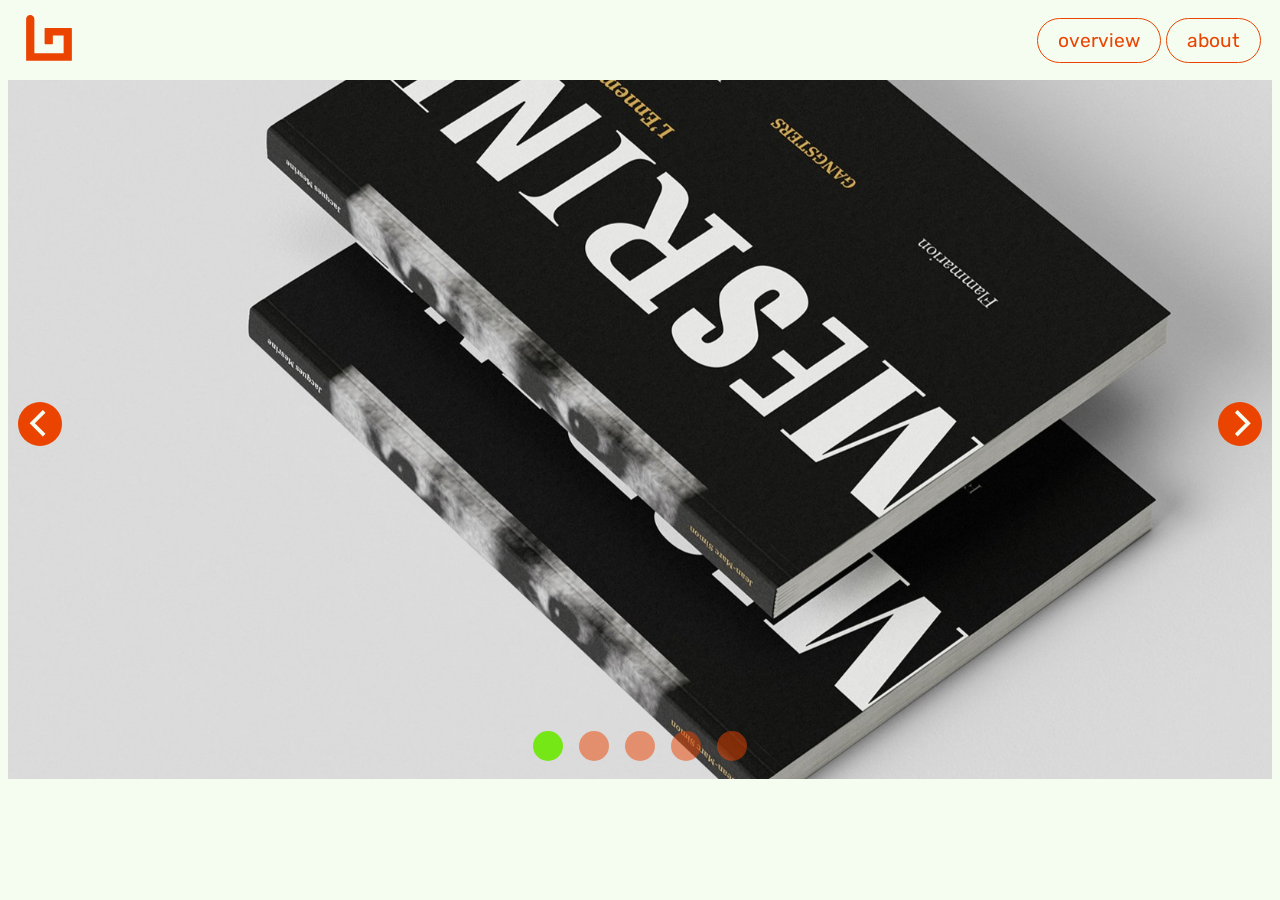
<file: index.html>
<!DOCTYPE html>
<html lang="fr">
<head>
    <meta charset="UTF-8">
    <meta name="viewport" content="width=device-width, initial-scale=1.0">
    <meta name="description" content="Résume mon site/page en 150 signes">
    <title>Laura Guillardeau | Home</title>
    <link rel="shortcut icon" href="img/logotype/lasna_logorange.svg">
    <link rel="stylesheet" href="styles.css">
    <link rel="stylesheet" href="flickity.css" media="screen">
</head>
<body>
    <header class="header">
        <h1> 
            <a href="index.html">
            <img class="logo-rotate" src="img/logotype/lasna_logorange.svg" alt="Laura Guillardeau « Lasna »">
            </a>
        </h1>
        <div>
            <a class="button" href="overview.html">overview</a>
            <a class="button" href="about.html">about</a>
        </div>
    </header> 
    <main>
        <div class="main-carousel"
        data-flickity='{ "wrapAround": true }'>
            <div class="carousel-cell">
                <a href="gangsters.html">
                    <img src="img/gangsters/gangsters_main.jpg" alt="gangsters main" width="1500" height="843.75" >
                </a>
            </div>
            <div class="carousel-cell">
                <a href="eart.html">
                    <img src="img/eart/eart_main.jpg" alt="eart main" width="1500" height="843.75" >
                </a>
            </div>
            <div class="carousel-cell">
                <a href="ipomee.html">
                    <img src="img/ipomee/ipomee_main.jpg" alt="ipomee main" width="1500" height="843.75" >
                </a>
            </div>
            <div class="carousel-cell">
                <a href="araneae.html">
                    <img src="img/araneae/araneae_main.jpg" alt="araneae main" width="1500" height="843.75" >
                </a>
            </div>
            <div class="carousel-cell">
                <a href="tabasco.html">
                    <img src="img/tabasco/tabasco_main.jpg" alt="tabasco main" width="1500" height="843.75" >
                </a>
            </div>
        </div>
    </main>
    <script src="flickity.pkgd.min.js"></script>
</body>
</html>
</file>
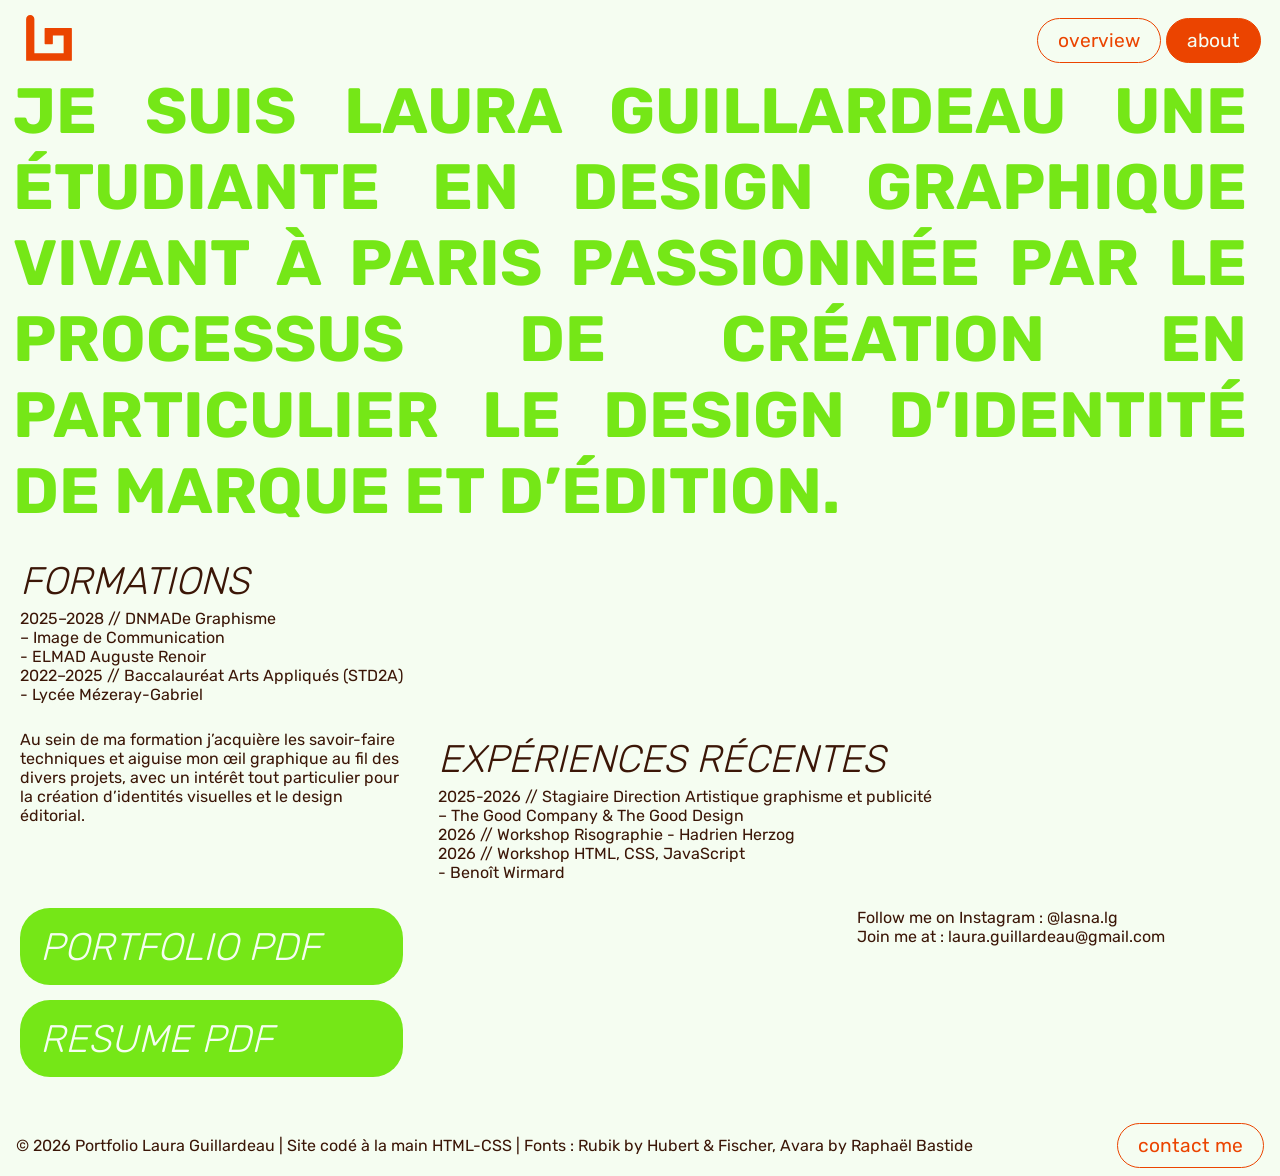
<file: about.html>
<!DOCTYPE html>
<html lang="fr">
<head>
    <meta charset="UTF-8">
    <meta name="viewport" content="width=device-width, initial-scale=1.0">
    <title>Laura Guillardeau | About</title>
    <link rel="shortcut icon" href="img/logotype/lasna_logorange.svg">
    <link rel="stylesheet" href="styles.css">
</head>
<body>
    <header class="header">
            <h1> 
            <a href="index.html">
            <img class="logo-rotate" src="img/logotype/lasna_logorange.svg" alt="Laura Guillardeau « Lasna »">
            </a>
        </h1>
        <div>
            <a class="button" href="overview.html">overview</a>
            <a class="button about" href="about.html">about</a>
        </div>
    </header> 
    <main>
        <div class="text-bloc5">
            <h1><span>je suis Laura Guillardeau une étudiante en design graphique vivant à Paris passionnée par le processus de création en particulier le design d’identité de marque et d’édition.</span></h1>
            <h6>i'm Laura Guillardeau a graphic design student based in Paris passionate by creative process especially branding & editorial design</h6>
        </div>
        <div class="grid-text-about">
            <div class="text-bloc-about">
                <h4>FORMATIONS</h4><p>2025–2028 // DNMADe Graphisme <br>– Image de Communication <br>- ELMAD Auguste Renoir <br>2022–2025 // Baccalauréat Arts Appliqués (STD2A) <br>- Lycée Mézeray-Gabriel</p>
            </div>
            <div class="text-bloc-about link">
                <p>Au sein de ma formation j’acquière les savoir-faire techniques et aiguise mon œil graphique au fil des divers projets, avec un intérêt tout particulier pour la création d’identités visuelles et le design éditorial.</p>
                <h5><br>Within my schooling I acquire the technical know-how and sharpen my graphic eye over various projects, with a particular interest in the creation of visual identities and editorial design.</h5>
            </div>
            <div class="text-bloc-about1">
                <h4>EXPÉRIENCES RÉCENTES</h4><p>2025-2026 // Stagiaire Direction Artistique graphisme et publicité <br>– The Good Company & The Good Design  <br>2026 // Workshop Risographie - Hadrien Herzog <br>2026 // Workshop HTML, CSS, JavaScript <br>- Benoît Wirmard</p>
            </div>
            <div class="text-bloc-about link">
                <a class="button-link" href=""><h4>portfolio pdf</h4></a>
                <a class="button-link" href=""><h4>resume pdf</h4></a>
            </div>
            <div class="text-bloc-about2">
                <p>Follow me on Instagram : @lasna.lg <br>Join me at : laura.guillardeau@gmail.com</p>
            </div>
        </div>
    </main>
    <footer class="footer">
        <p>&copy; 2026 Portfolio Laura Guillardeau | Site codé à la main HTML-CSS | Fonts : Rubik by Hubert & Fischer, Avara by Raphaël Bastide</p>
        <div>
            <a class="button" href="mailto:laura.guillardeau.pro@gmail.com">contact me</a>
        </div>
    </footer>
</body>
</html>
</file>
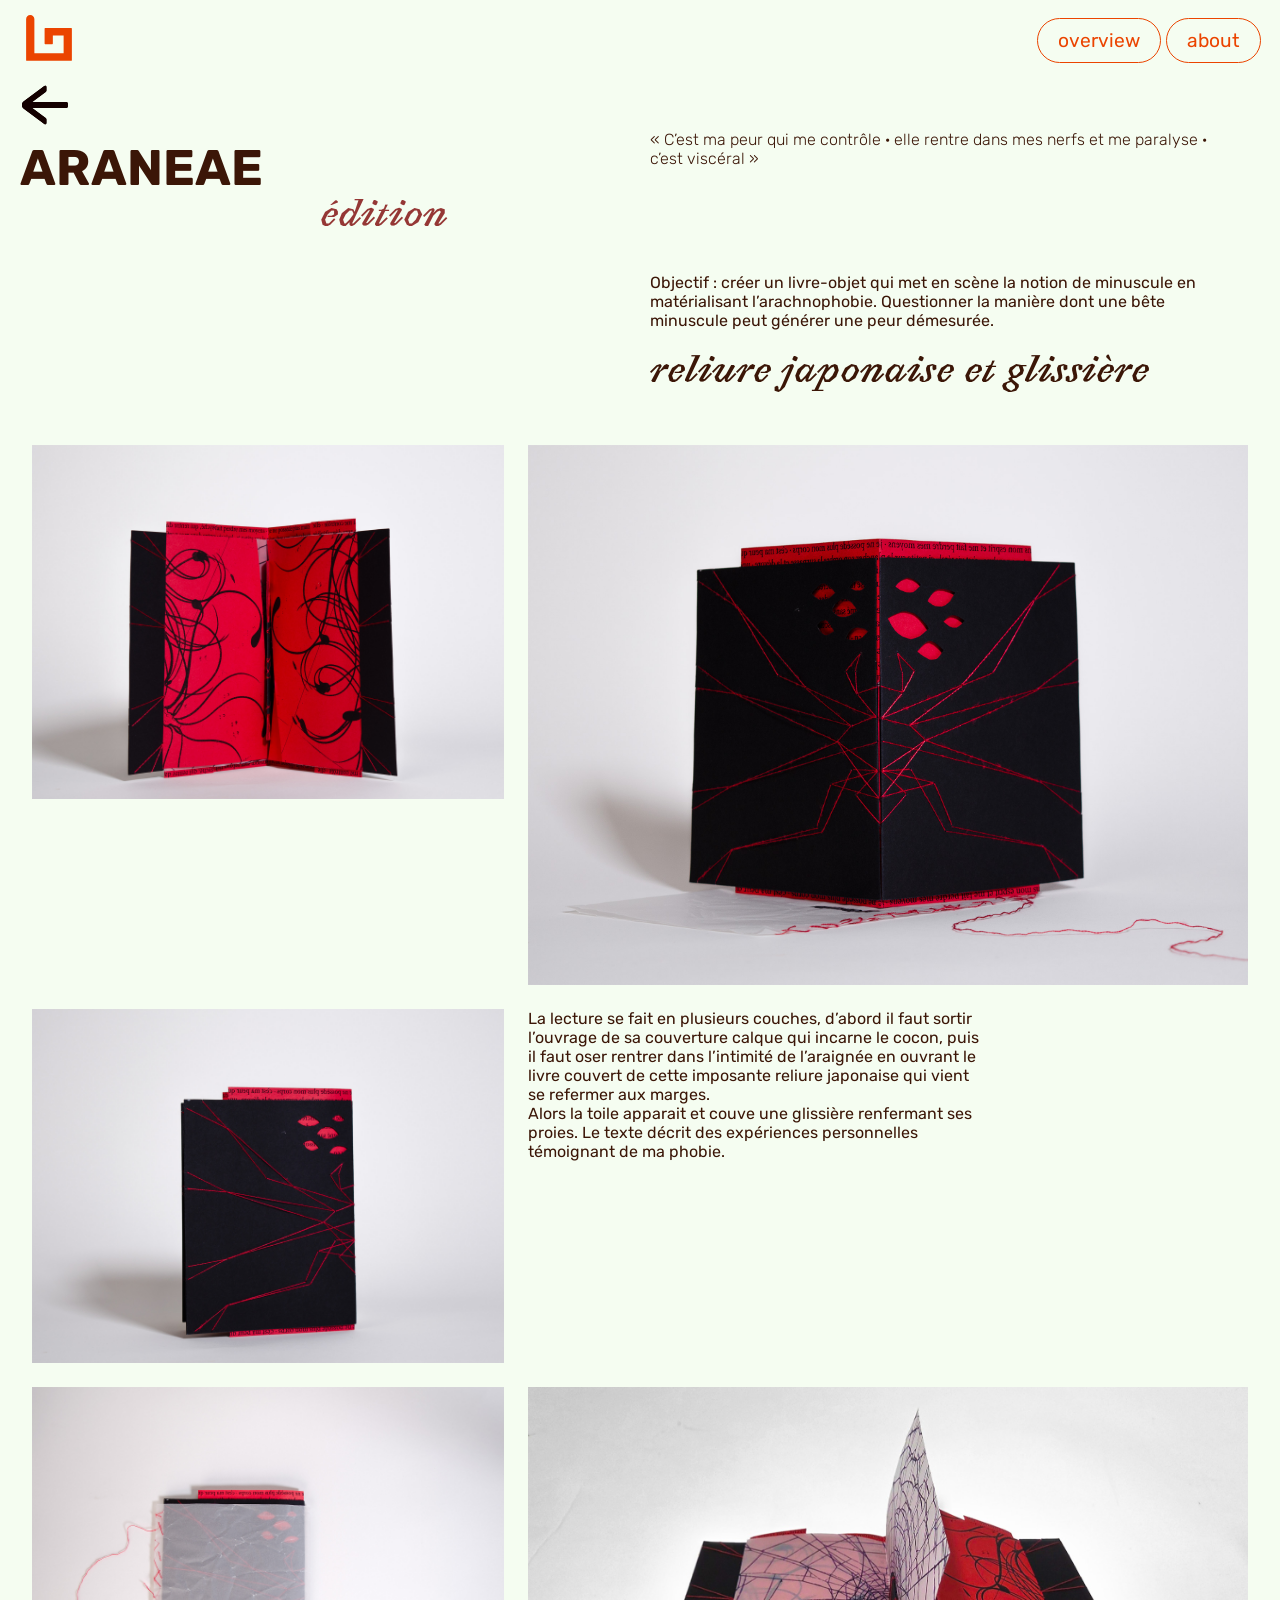
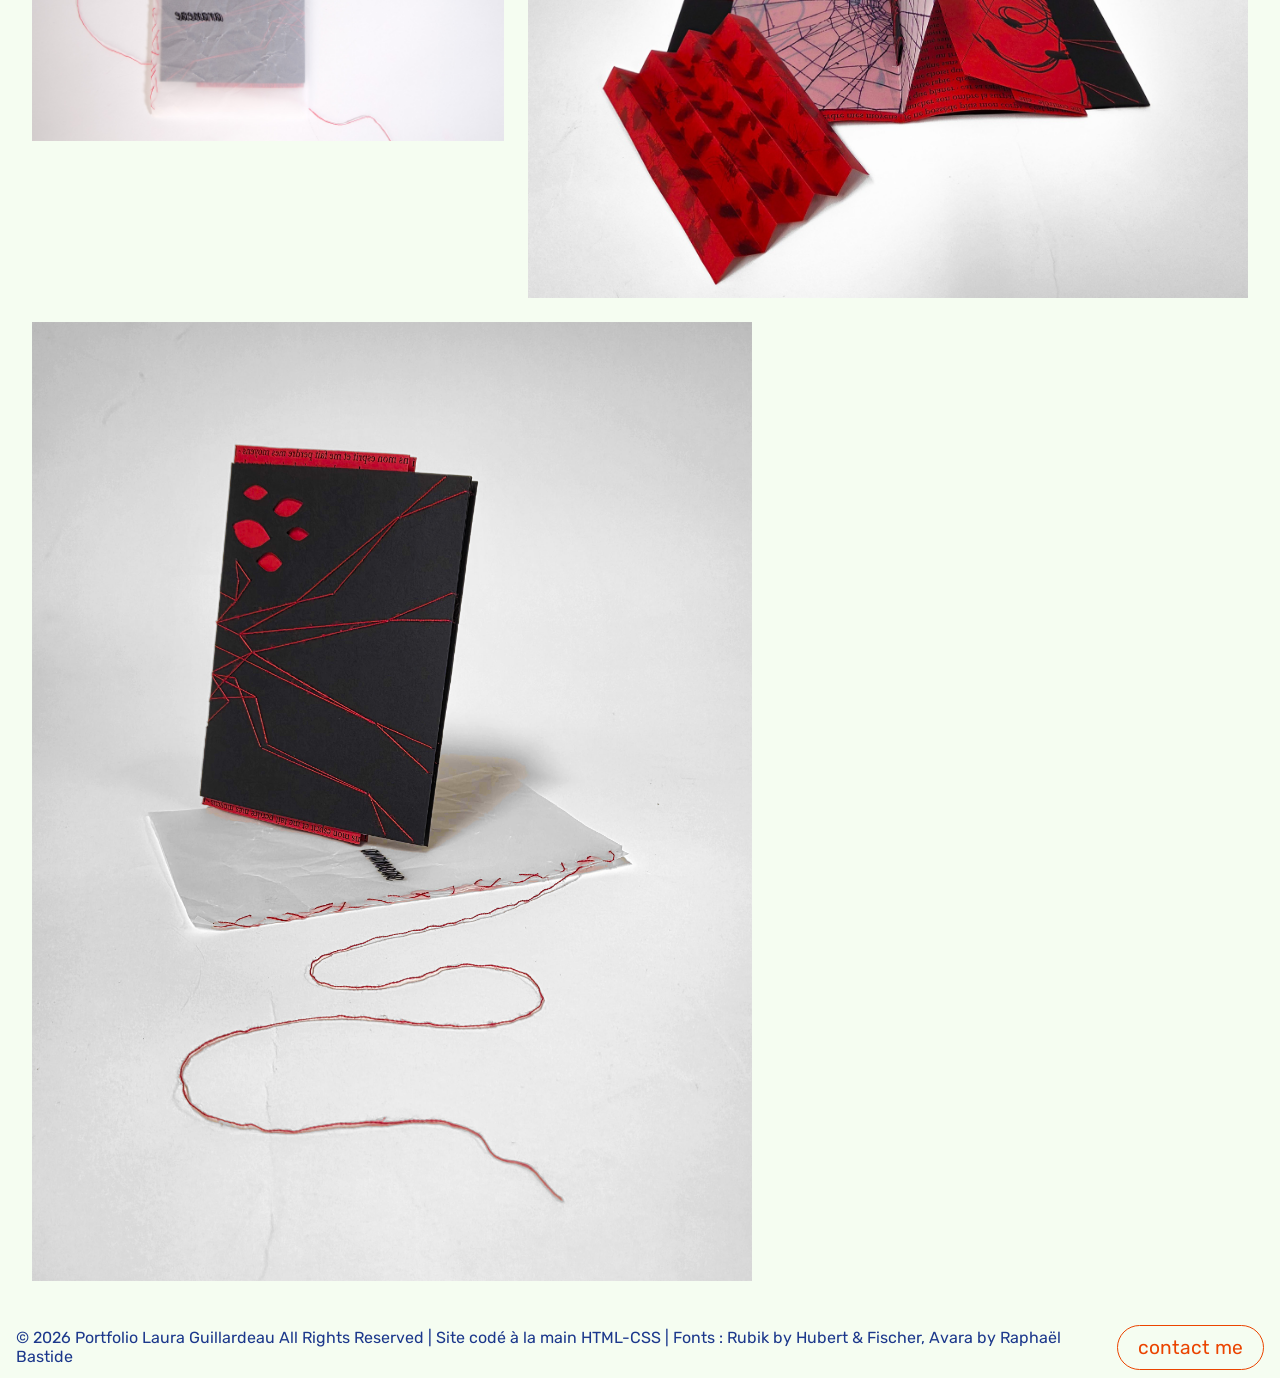
<file: araneae.html>
<!DOCTYPE html>
<html lang="fr">
<head>
    <meta charset="UTF-8">
    <meta name="viewport" content="width=device-width, initial-scale=1.0">
    <title>Laura Guillardeau | Araneae</title>
    <link rel="shortcut icon" href="img/logotype/lasna_logorange.svg">
    <link rel="stylesheet" href="styles.css">
</head>
<body>
    <header class="header">
            <h1> 
            <a href="index.html">
            <img class="logo-rotate" src="img/logotype/lasna_logorange.svg" alt="Laura Guillardeau « Lasna »">
            </a>
        </h1>
        <div>
            <a class="button" href="overview.html">overview</a>
            <a class="button" href="about.html">about</a>
        </div>
    </header> 
    <main>
    <div class="grid-text">
        <div class="title-bloc">
            <div class="main-title">
                <img class="sticky" onclick="history.back()" src="img/arrow_back.svg" alt="arrow back" width="50" height="50" >
                <img src="img/arrow_back.svg" onclick="history.back()" alt="arrow back" width="50" height="50" >
                <h2>Araneae</h2>
            </div>
            <div class="subtitle araneae">
                <h3>édition</h3>
            </div>
        </div>
        <div class="text-bloc1">
            <p><span>« C’est ma peur qui me contrôle · elle rentre dans mes nerfs et me paralyse · c’est viscéral »</span></p>
            <h5><span>“My fear is taking control · it gets into my nerves and paralyzes me · it’s deeply rooted”</span></h5>
        </div>
        <div class="text-bloc2">
            <p>Objectif : créer un livre-objet qui met en scène la notion de minuscule en matérialisant l’arachnophobie. Questionner la manière dont une bête minuscule peut générer une peur démesurée. </p>
            <h5>The aim was to create an object-book that showcases the notion of minuscule by materializing arachnophobia. Questioning how a tiny creature can generate immoderate fear.</h5>
            <br>
            <h3>reliure japonaise et glissière</h3>
        </div>
    </div>
    <div class="grid-projets">
        <div class="mid">
            <img src="img/araneae/araneae_open.jpg" alt="random" width="2000" height="1500" >
        </div>
        <div class="big">
            <img src="img/araneae/araneae_back_full.jpg" alt="random" width="2000" height="1500" >
        </div>
        <div class="text-bloc3">
            <p>La lecture se fait en plusieurs couches, d’abord il faut sortir l’ouvrage de sa couverture calque qui incarne le cocon, puis il faut oser rentrer dans l’intimité de l’araignée en ouvrant le livre couvert de cette imposante reliure japonaise qui vient se refermer aux marges. <br>Alors la toile apparait et couve une glissière renfermant ses proies. Le texte décrit des expériences personnelles témoignant de ma phobie.</p>
            <h5>The reading is done in several layers, first you have to take out the book from its tracing cover that embodies the cocoon, then you have to dare to enter into the intimacy of the spider by opening the book covered with this imposing binding that closes at the margins.<br>Then the spiderweb appears and broods a slide housing its prey. The text describes personal experiences reflecting my phobia.</h5>
        </div>
        <div class="mid">
            <img src="img/araneae/araneae_back.jpg" alt="random" width="2000" height="1500" >
        </div>
        <div class="mid">
            <img src="img/araneae/araneae_cover.jpg" alt="random" width="2000" height="1500" >
        </div>
        <div class="big">
            <img src="img/araneae/araneae_open_full2.jpg" alt="random" width="1677" height="1190" >
        </div>
        <div class="big">
            <img src="img/araneae/araneae_cover_full.jpg" alt="random" width="2500" height="3333" >
        </div>
    </div>
    </main>
    <footer class="footer">
        <h5>&copy; 2026 Portfolio Laura Guillardeau All Rights Reserved | Site codé à la main HTML-CSS | Fonts : Rubik by Hubert & Fischer, Avara by Raphaël Bastide</h5>
        <div>
            <a class="button" href="mailto:laura.guillardeau.pro@gmail.com">contact me</a>
        </div>
    </footer>
</body>
</html>
</file>
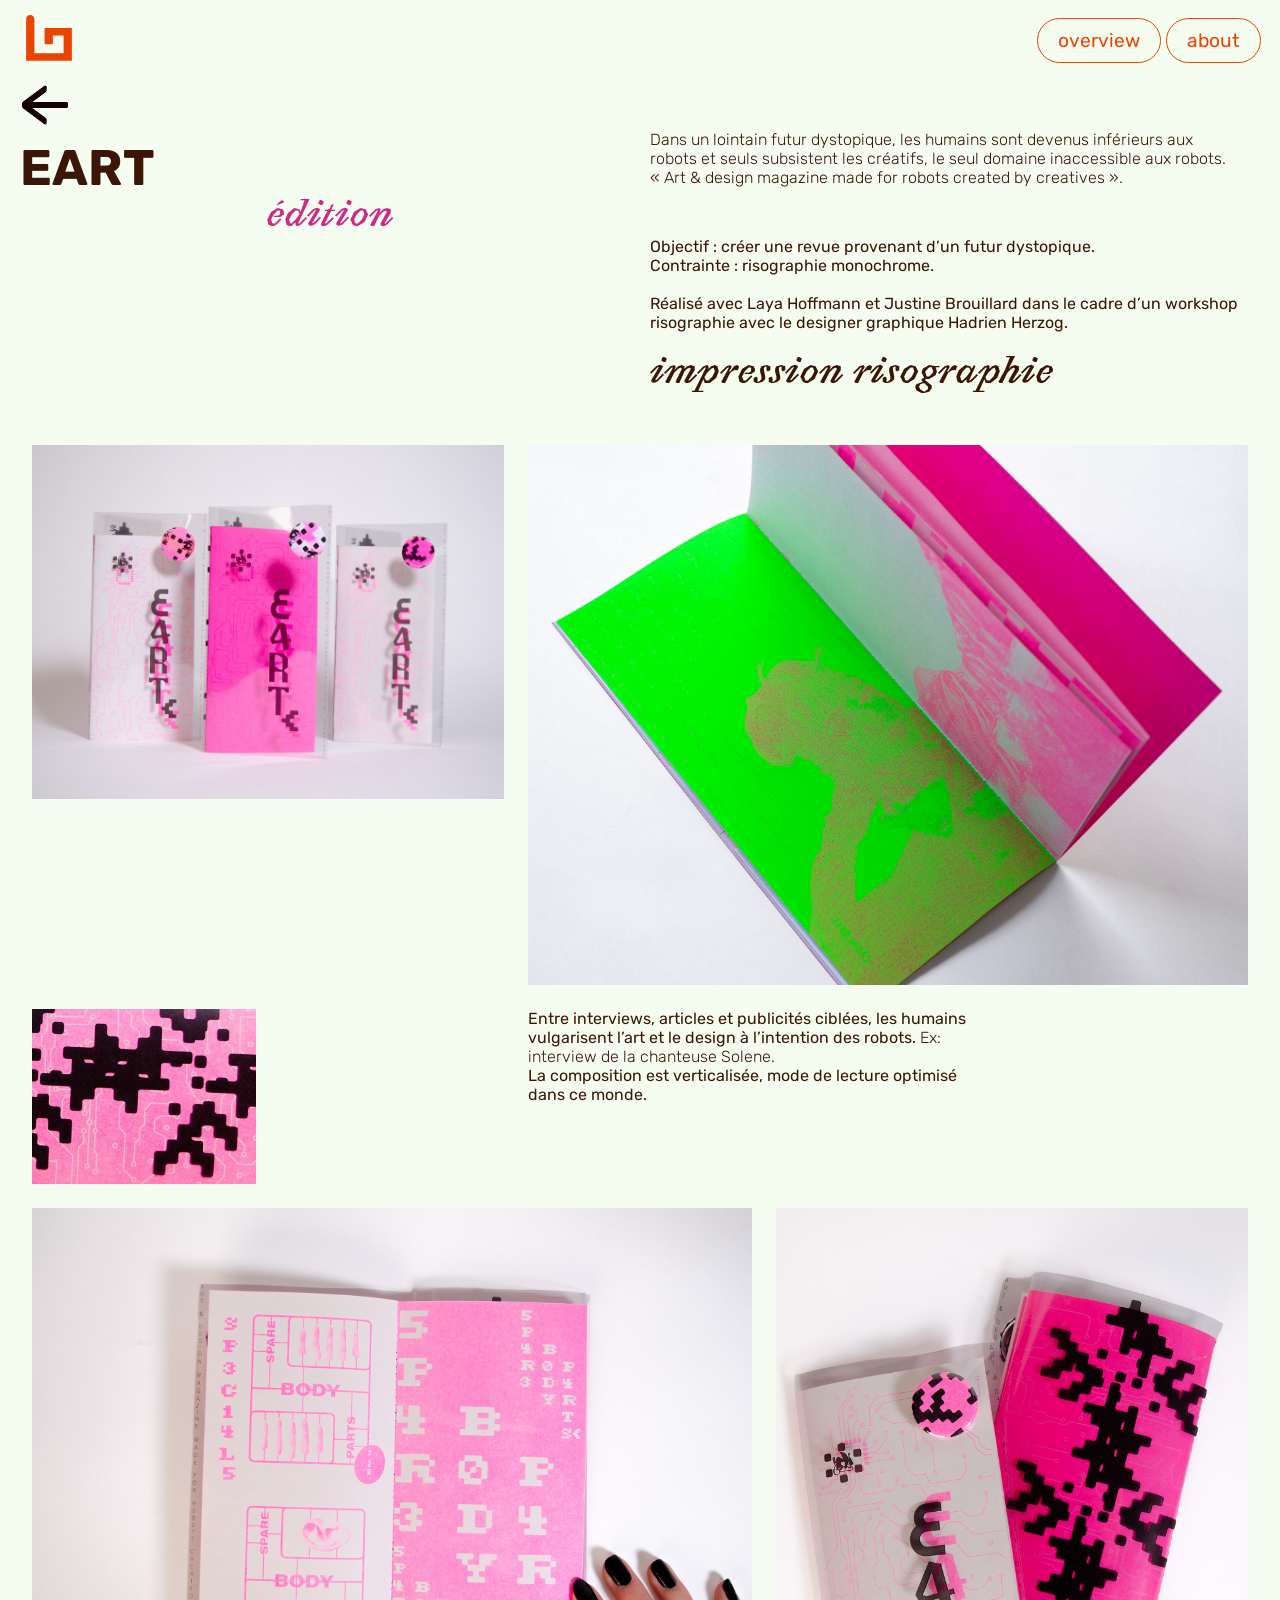
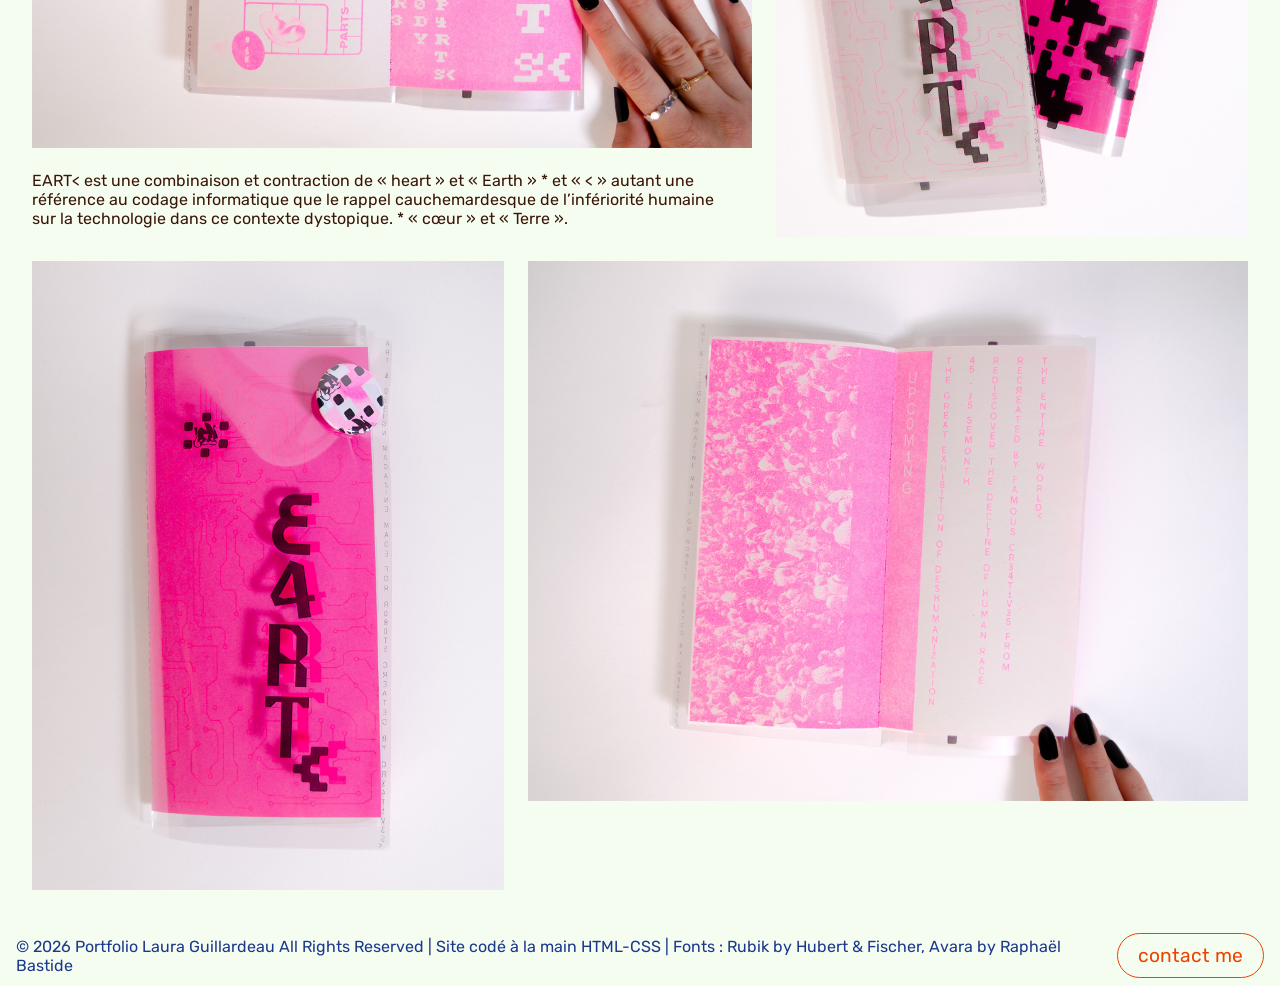
<file: eart.html>
<!DOCTYPE html>
<html lang="fr">
<head>
    <meta charset="UTF-8">
    <meta name="viewport" content="width=device-width, initial-scale=1.0">
    <title>Laura Guillardeau | Eart</title>
    <link rel="shortcut icon" href="img/logotype/lasna_logorange.svg">
    <link rel="stylesheet" href="styles.css">
</head>
<body>
    <header class="header">
            <h1> 
            <a href="index.html">
            <img class="logo-rotate" src="img/logotype/lasna_logorange.svg" alt="Laura Guillardeau « Lasna »">
            </a>
        </h1>
        <div>
            <a class="button" href="overview.html">overview</a>
            <a class="button" href="about.html">about</a>
        </div>
    </header> 
    <main>
    <div class="grid-text">
        <div class="title-bloc">
            <div class="main-title">
                <img class="sticky" onclick="history.back()" src="img/arrow_back.svg" alt="arrow back" width="50" height="50" >
                <img src="img/arrow_back.svg" onclick="history.back()" alt="arrow back" width="50" height="50" >
                <h2>Eart</h2>
            </div>
            <div class="subtitle eart">
                <h3>édition</h3>
            </div>
        </div>
        <div class="text-bloc1">
            <p><span>Dans un lointain futur dystopique, les humains sont devenus inférieurs aux robots et seuls subsistent les créatifs, le seul domaine inaccessible aux robots. <br>« Art & design magazine made for robots created by creatives ».</span></p>
            <h5><span>In a distant dystopian future, humans have become inferior to robots and only the creative ones remain, the only domain inaccessible to robots. <br>« Art & design magazine made for robots created by creatives ».</span></h5>
        </div>
        <div class="text-bloc2">
            <p>Objectif : créer une revue provenant d’un futur dystopique. <br>Contrainte : risographie monochrome. <br><br>Réalisé avec Laya Hoffmann et Justine Brouillard dans le cadre d’un workshop risographie avec le designer graphique Hadrien Herzog.</p>
            <h5>The aim was to create a magazine from a dystopian future. <br>The constraints were to only use risograph printing and monochrome. <br><br>Created with Laya Hoffmann and Justine Brouillard as part of a risograph workshop with the graphic designerHadrien Herzog.</h5>
            <br>
            <h3>impression risographie</h3>
        </div>
    </div>
    <div class="grid-projets">
        <div class="mid">
            <img src="img/eart/eart_mockup_triple.jpg" alt="random" width="2000" height="1500" >
        </div>
        <div class="big">
            <img src="img/eart/eart_open5.jpg" alt="random" width="2000" height="1500" >
        </div>
        <div class="text-bloc3">
            <p>Entre interviews, articles et publicités ciblées, les humains vulgarisent l’art et le design à l’intention des robots. <span>Ex: interview de la chanteuse Solene.</span><br>La composition est verticalisée, mode de lecture optimisé dans ce monde.</p>
            <h5>With interviews, articles and targeted advertisements, humans popularize art and design for the benefit of robots. <span>An example is interviewing Solene, a singer. </span>The composition is verticalized, optimized reading mode in this world.</h5>
        </div>
        <div class="random">
            <img src="img/eart/eart_back_zoom.jpg" alt="random" width="682" height="533" >
        </div>
        <div class="big">
            <img src="img/eart/eart_open2.jpg" alt="random" width="2000" height="1500" >
            <br>
            <div class="text-bloc4">
                <p>EART< est une combinaison et contraction de « heart » et « Earth » * et « < » autant une référence au codage informatique que le rappel cauchemardesque de l’infériorité humaine sur la technologie dans ce contexte dystopique. * « cœur » et « Terre ».</p>
                <h5>EART< is a combination and contraction of "heart" and "Earth" and " < " that is as much a reference to computer coding as it is a nightmarish reminder of human inferiority over technology in this dystopian context.</h5>
            </div>
        </div>
        <div class="mid">
            <img src="img/eart/eart_double.jpg" alt="random" width="1500" height="2000" >
        </div>
        
        <div class="mid">
            <img src="img/eart/eart_front.jpg" alt="random" width="1500" height="2000" >
        </div>
        <div class="big">
            <img src="img/eart/eart_open3.jpg" alt="random" width="2000" height="1500" >
        </div>
        
    </div>
    </main>
    <footer class="footer">
        <h5>&copy; 2026 Portfolio Laura Guillardeau All Rights Reserved | Site codé à la main HTML-CSS | Fonts : Rubik by Hubert & Fischer, Avara by Raphaël Bastide</h5>
        <div>
            <a class="button" href="mailto:laura.guillardeau.pro@gmail.com">contact me</a>
        </div>
    </footer>
</body>
</html>
</file>
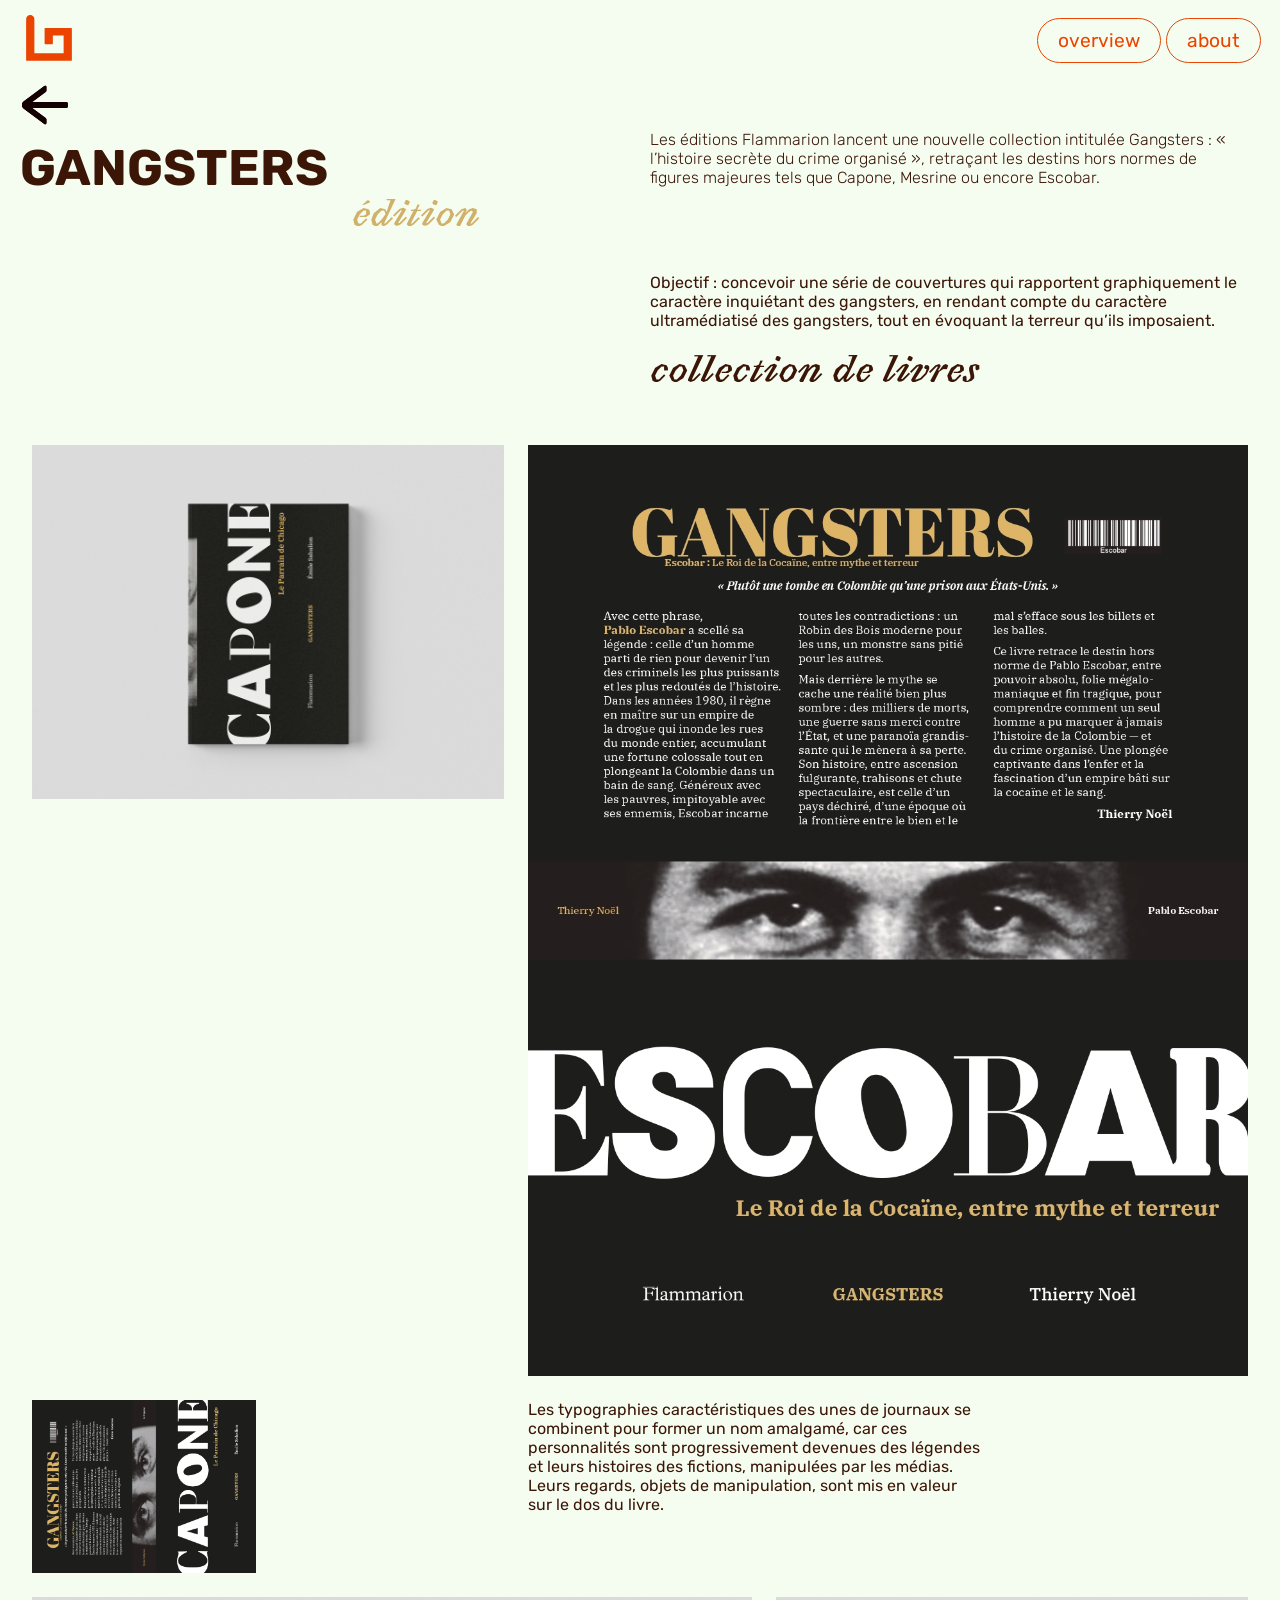
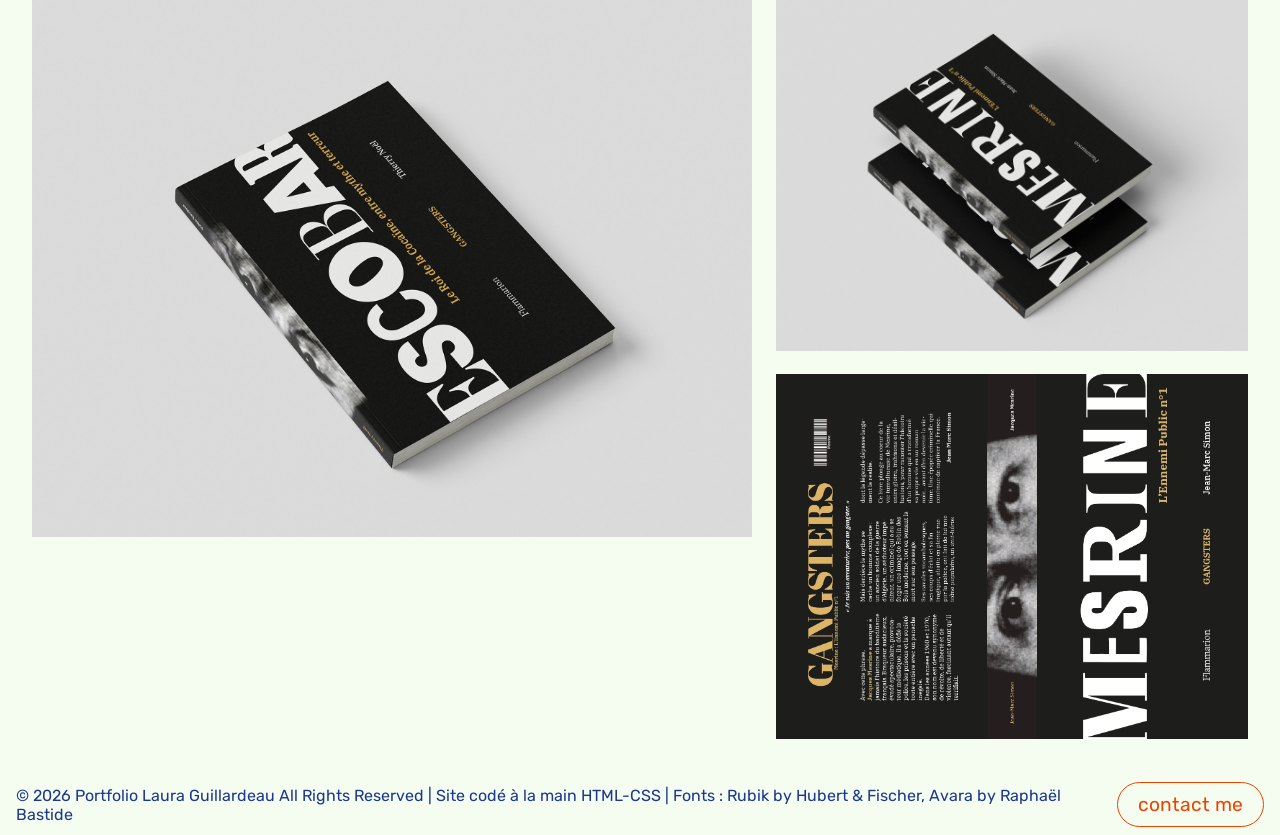
<file: gangsters.html>
<!DOCTYPE html>
<html lang="fr">
<head>
    <meta charset="UTF-8">
    <meta name="viewport" content="width=device-width, initial-scale=1.0">
    <title>Laura Guillardeau | Gangsters</title>
    <link rel="shortcut icon" href="img/logotype/lasna_logorange.svg">
    <link rel="stylesheet" href="styles.css">
</head>
<body>
    <header class="header">
            <h1> 
            <a href="index.html">
            <img class="logo-rotate" src="img/logotype/lasna_logorange.svg" alt="Laura Guillardeau « Lasna »">
            </a>
        </h1>
        <div>
            <a class="button" href="overview.html">overview</a>
            <a class="button" href="about.html">about</a>
        </div>
    </header> 
    <main>
    <div class="grid-text">
        <div class="title-bloc">
            <div class="main-title">
                <img class="sticky" onclick="history.back()" src="img/arrow_back.svg" alt="arrow back" width="50" height="50" >
                <img src="img/arrow_back.svg" onclick="history.back()" alt="arrow back" width="50" height="50" >
                <h2>Gangsters</h2>
            </div>
            <div class="subtitle gangsters">
                <h3>édition</h3>
            </div>
        </div>
        <div class="text-bloc1">
            <p><span>Les éditions Flammarion lancent une nouvelle collection intitulée Gangsters : « l’histoire secrète du crime organisé », retraçant les destins hors normes de figures majeures tels que Capone, Mesrine ou encore Escobar.</span></p>
            <h5><span>Éditions Flammarion (a French publishing company) is launching a new collection entitled Gangsters: “the secret history of organized crime”, retracing the extraordinary fates of major figures such as Capone, Mesrine and Escobar.</span></h5>
        </div>
        <div class="text-bloc2">
            <p>Objectif : concevoir une série de couvertures qui rapportent graphiquement le caractère inquiétant des gangsters, en rendant compte du caractère ultramédiatisé des gangsters, tout en évoquant la terreur qu’ils imposaient.</p>
            <h5>The aim was to design a book cover collection that graphically report the disturbing nature of gangsters, reminding their ultra-mediatized nature while evoking the terror they imposed.</h5>
            <br>
            <h3>collection de livres</h3>
        </div>
    </div>
    <div class="grid-projets">
        <div class="mid">
            <img src="img/gangsters/gangsters_mockup_capone.jpg" alt="random" width="2000" height="1500" >
        </div>
        <div class="big">
            <img src="img/gangsters/gangsters_couverture_escobar.jpg" alt="random" width="1453" height="1123" >
        </div>
        <div class="text-bloc3">
            <p>Les typographies caractéristiques des unes de journaux se combinent pour former un nom amalgamé, car ces personnalités sont progressivement devenues des légendes et leurs histoires des fictions, manipulées par les médias.<br>Leurs regards, objets de manipulation, sont mis en valeur sur le dos du livre.</p>
            <h5>The characteristic typographies of newspaper headlines combine to form an amalgamated name, as these personalities have gradually become legends and their stories fictions, manipulated by the media.<br>Their gazes, objects of manipulation, are highlighted on the back of the book.</h5>
        </div>
        <div class="random">
            <img src="img/gangsters/gangsters_couverture_capone.jpg" alt="random" width="1453" height="1123">
        </div>
        <div class="big">
            <img src="img/gangsters/gangsters_mockup_escobar.jpg" alt="random" width="2000" height="1500" >
        </div>
        <div class="mid">
            <img src="img/gangsters/gangsters_mockup_mesrine.jpg" alt="random" width="2000" height="1500" >
            <br>
            <img src="img/gangsters/gangsters_couverture_mesrine.jpg" alt="random" width="1453" height="1123" >
        </div>
    </div>
    </main>
    <footer class="footer">
        <h5>&copy; 2026 Portfolio Laura Guillardeau All Rights Reserved | Site codé à la main HTML-CSS | Fonts : Rubik by Hubert & Fischer, Avara by Raphaël Bastide</h5>
        <div>
            <a class="button" href="mailto:laura.guillardeau@gmail.com">contact me</a>
        </div>
    </footer>
</body>
</html>
</file>
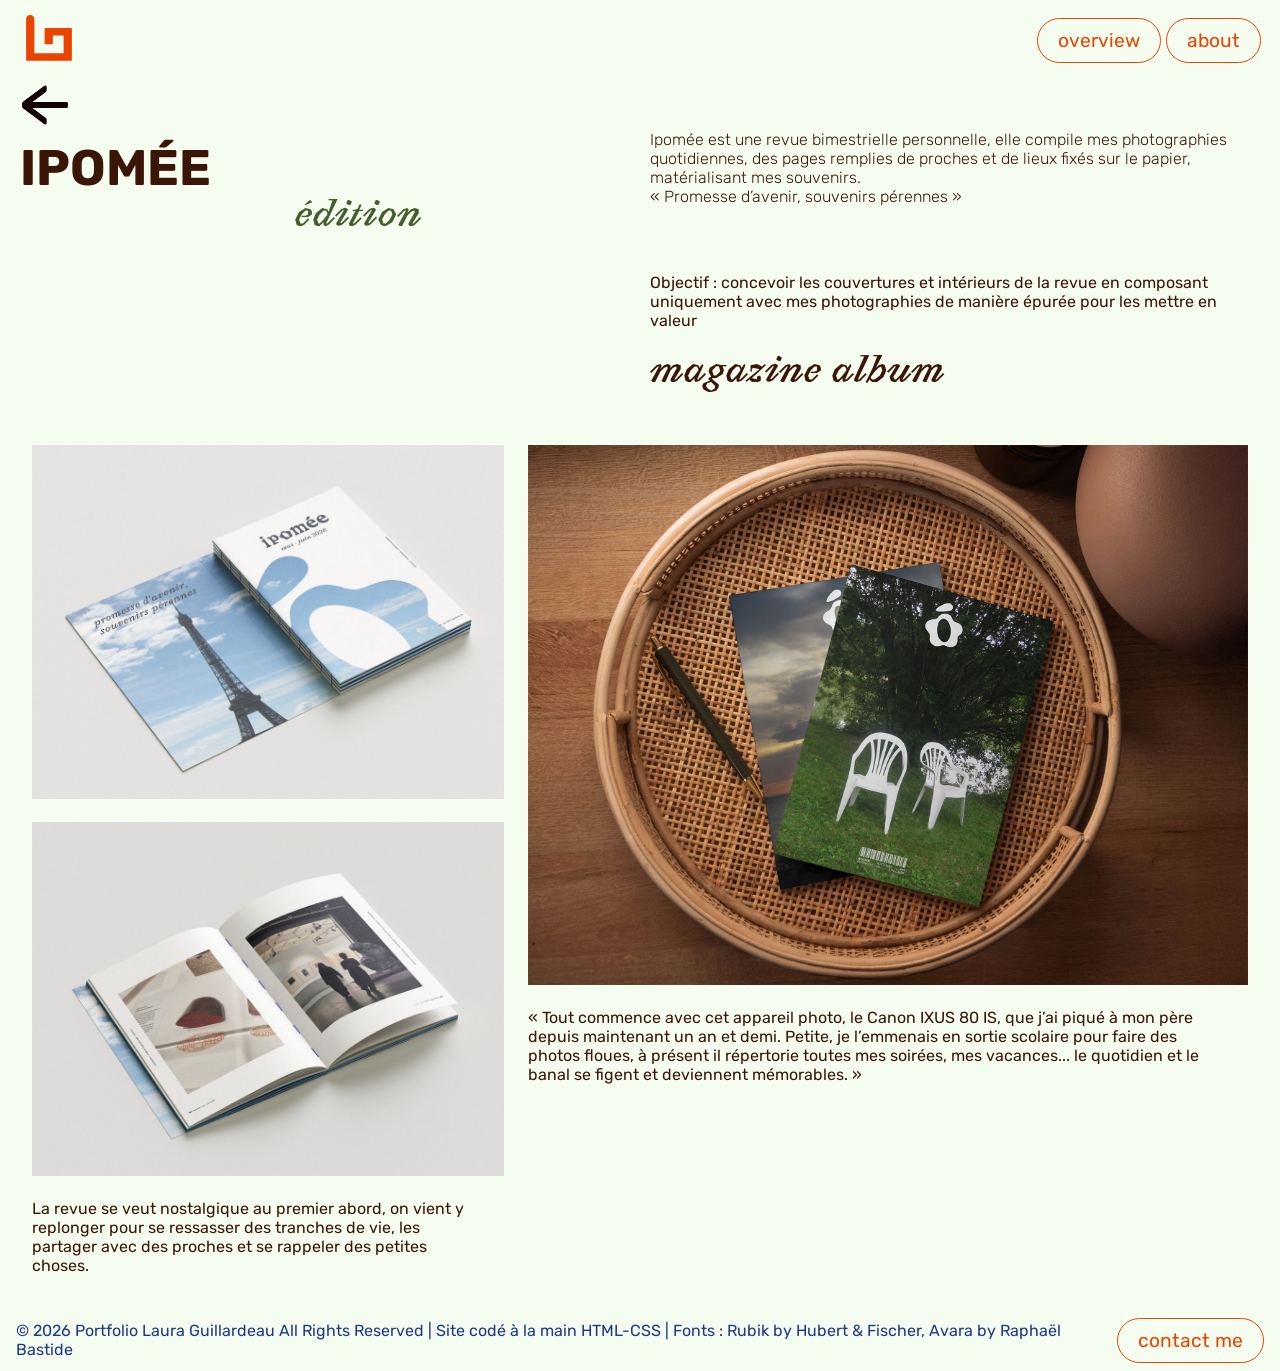
<file: ipomee.html>
<!DOCTYPE html>
<html lang="fr">
<head>
    <meta charset="UTF-8">
    <meta name="viewport" content="width=device-width, initial-scale=1.0">
    <title>Laura Guillardeau | Ipomée</title>
    <link rel="shortcut icon" href="img/logotype/lasna_logorange.svg">
    <link rel="stylesheet" href="styles.css">
</head>
<body>
    <header class="header">
            <h1> 
            <a href="index.html">
            <img class="logo-rotate" src="img/logotype/lasna_logorange.svg" alt="Laura Guillardeau « Lasna »">
            </a>
        </h1>
        <div>
            <a class="button" href="overview.html">overview</a>
            <a class="button" href="about.html">about</a>
        </div>
    </header> 
    <main>
    <div class="grid-text">
        <div class="title-bloc">
            <div class="main-title">
                <img class="sticky" onclick="history.back()" src="img/arrow_back.svg" alt="arrow back" width="50" height="50" >
                <img src="img/arrow_back.svg" onclick="history.back()" alt="arrow back" width="50" height="50" >
                <h2>Ipomée</h2>
            </div>
            <div class="subtitle ipomee">
                <h3>édition</h3>
            </div>
        </div>
        <div class="text-bloc1">
            <p><span>Ipomée est une revue bimestrielle personnelle, elle compile mes photographies quotidiennes, des pages remplies de proches et de lieux fixés sur le papier, matérialisant mes souvenirs. <br>« Promesse d’avenir, souvenirs pérennes »</span></p>
            <h5><span>Ipomée is a personal bimonthly magazine, it compiles my daily photographs, pages filled with close friends, family and places fixed on paper, materializing my memories.</span> <br>"Promise of a future, lasting memories"</h5>
        </div>
        <div class="text-bloc2">
            <p>Objectif : concevoir les couvertures et intérieurs de la revue en composant uniquement avec mes photographies de manière épurée pour les mettre en valeur</p>
            <h5>The aim was to design the covers and interiors of the magazine by composing only with my photographs in a refined way to highlight them.</h5>
            <br>
            <h3>magazine album</h3>
        </div>
    </div>
    <div class="grid-projets">
        <div class="mid">
            <img src="img/ipomee/ipomee_couv_open.jpg" alt="random" width="2000" height="1500" >
            <br>
            <img src="img/ipomee/ipomee_book_open.jpg" alt="random" width="2000" height="1500" >
            <br>
            <div class="text-bloc4">
            <p>La revue se veut nostalgique au premier abord, on vient y replonger pour se ressasser des tranches de vie, les partager avec des proches et se rappeler des petites choses.</p>
            <h5>The magazine is meant to be nostalgic at first glance; we come back to it to rehash slices of life, share them with loved ones and remember little things.</h5>
            </div>
        </div>
        <div class="big">
            <img src="img/ipomee/ipomee_couv_double2.jpg" alt="random" width="2000" height="1500" >
            <br>
            <div class="text-bloc3">
            <p>« Tout commence avec cet appareil photo, le Canon IXUS 80 IS, que j’ai piqué à mon père depuis maintenant un an et demi. Petite, je l’emmenais en sortie scolaire pour faire des photos floues, à présent il répertorie toutes mes soirées, mes vacances... le quotidien et le banal se figent et deviennent mémorables. »</p>
            <h5>«It all started with this camera, the Canon IXUS 80 IS, that I stole from my father for a year and a half now. When I was little, I used to take it on school trips to take blurry photos; now it lists all my parties, my holidays... everyday life and the unremarkable freeze and become memorable.”</h5>
        </div>
    </div>
    </main>
    <footer class="footer">
        <h5>&copy; 2026 Portfolio Laura Guillardeau All Rights Reserved | Site codé à la main HTML-CSS | Fonts : Rubik by Hubert & Fischer, Avara by Raphaël Bastide</h5>
        <div>
            <a class="button" href="mailto:laura.guillardeau.pro@gmail.com">contact me</a>
        </div>
    </footer>
</body>
</html>
</file>
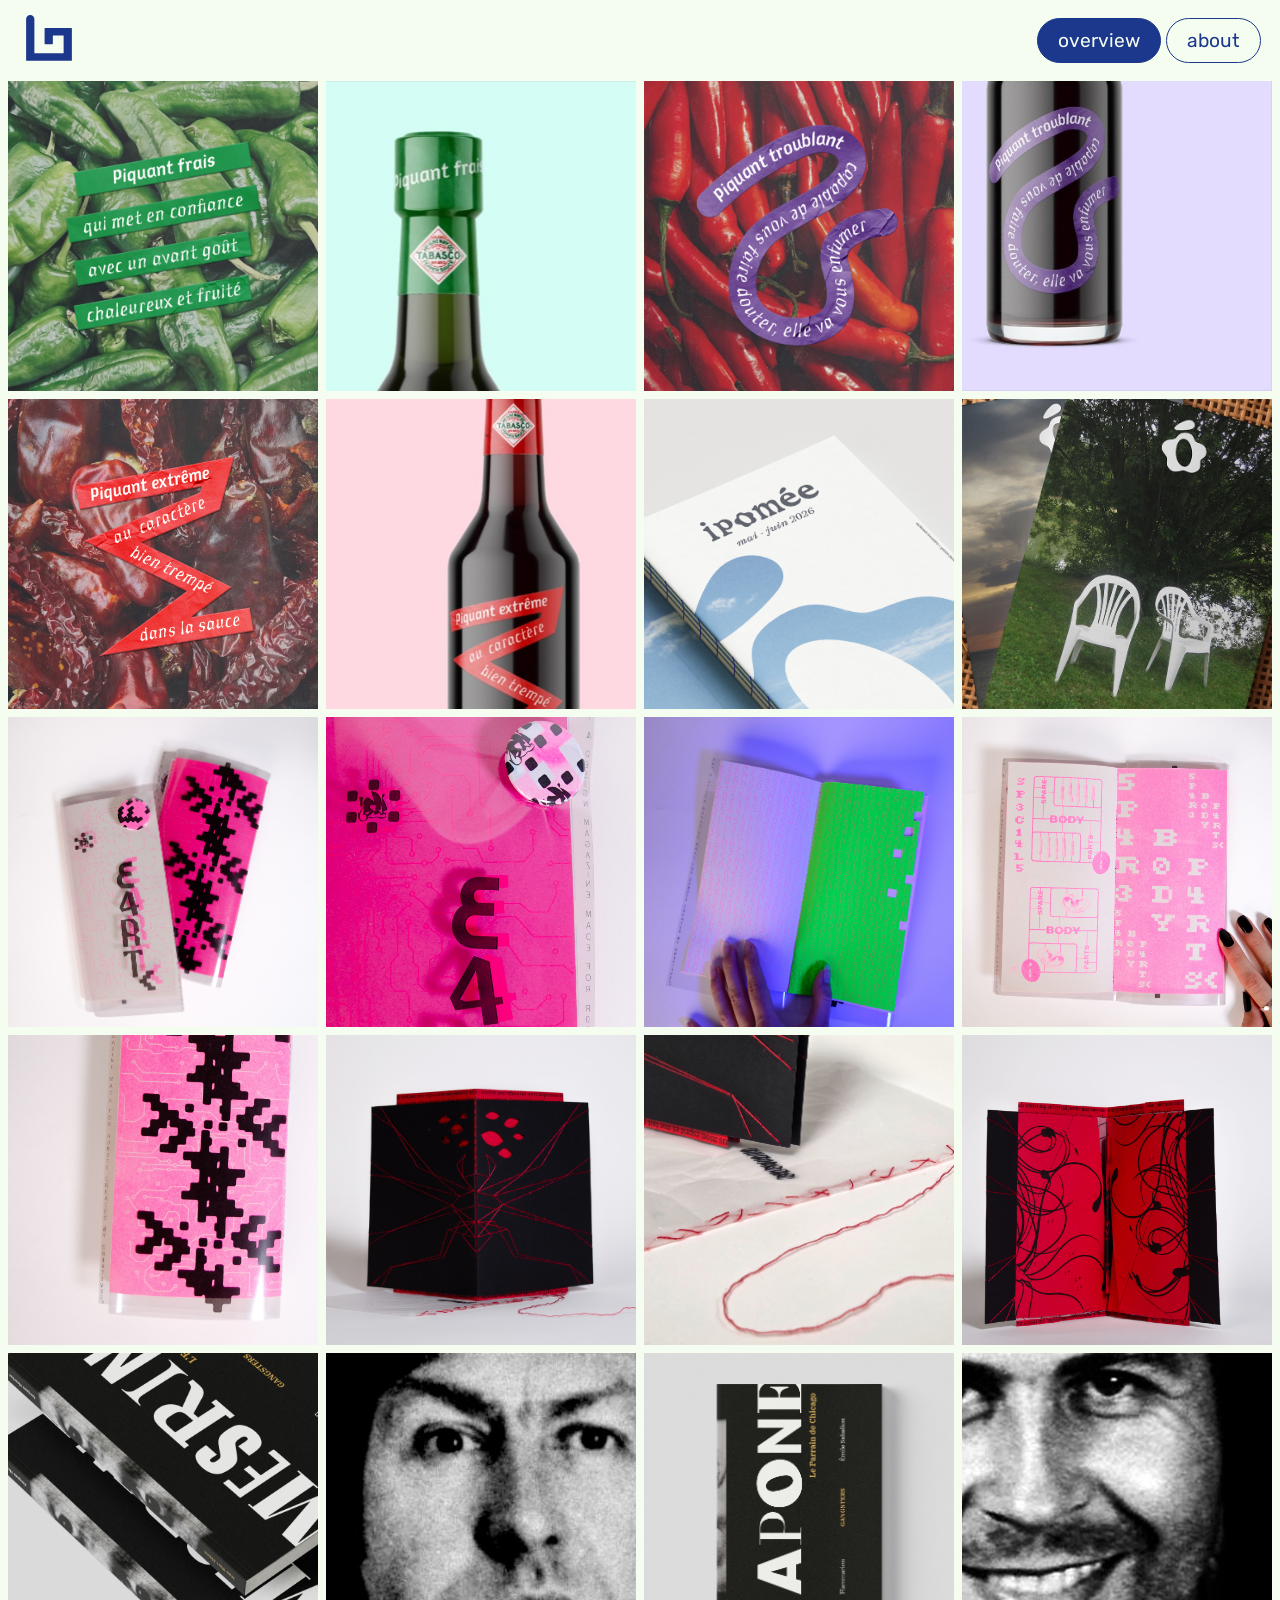
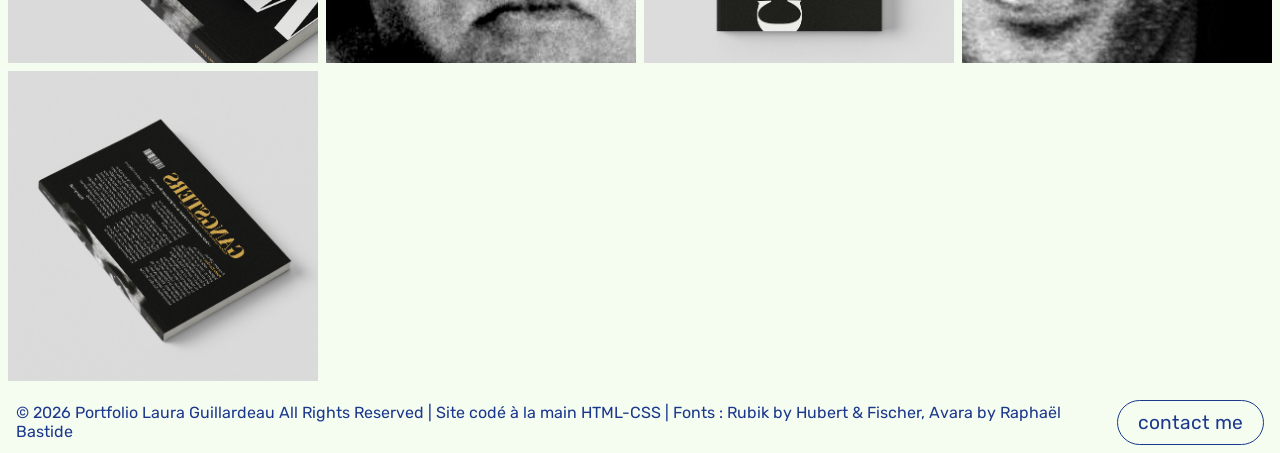
<file: overview.html>
<!DOCTYPE html>
<html lang="fr">
<head>
    <meta charset="UTF-8">
    <meta name="viewport" content="width=device-width, initial-scale=1.0">
    <title>Laura Guillardeau | Overview</title>
    <link rel="shortcut icon" href="img/logotype/lasna_logorange.svg">
    <link rel="stylesheet" href="styles.css">
</head>
<body>
    <header class="header-overview">
            <h1> 
            <a href="index.html">
            <img class="logo-rotate" src="img/logotype/lasna_logonuit.svg" alt="Laura Guillardeau « Lasna »">
            </a>
        </h1>
        <div>
            <a class="button-overview overview" href="overview.html">overview</a>
            <a class="button-overview" href="about.html">about</a>
        </div>
    </header> 
    <main>
        <div class="grid-overview">
            <a class="item-grid" href="tabasco.html">
                <img src="img/tabasco/tabasco_square_etiq1.jpg" alt="test" width="1500" height="1500" >
                <h4>Tabasco<span>identité</span><span>packaging</span></h4>
            </a>
            <a class="item-grid" href="tabasco.html">
                <img src="img/tabasco/tabasco_square_mockup_frais.jpg" alt="test" width="1500" height="1500" >
                <h4>Tabasco<span>identité</span><span>packaging</span></h4>
            </a>
            <a class="item-grid" href="tabasco.html">
                <img src="img/tabasco/tabasco_square_etiq2.jpg" alt="test" width="1500" height="1500" >
                <h4>Tabasco<span>identité</span><span>packaging</span></h4>
            </a>
            <a class="item-grid" href="tabasco.html">
                <img src="img/tabasco/tabasco_square_mockup_trouble.jpg" alt="test" width="1500" height="1500" >
                <h4>Tabasco<span>identité</span><span>packaging</span></h4>
            </a>
            <a class="item-grid" href="tabasco.html">
                <img src="img/tabasco/tabasco_square_etiq3.jpg" alt="test" width="1500" height="1500" >
                <h4>Tabasco<span>identité</span><span>packaging</span></h4>
            </a>
            <a class="item-grid" href="tabasco.html">
                <img src="img/tabasco/tabasco_square_mockup_xtreme.jpg" alt="test" width="1500" height="1500" >
                <h4>Tabasco<span>identité</span><span>packaging</span></h4>
            </a>
            
            <a class="item-grid" href="ipomee.html">
                <img src="img/ipomee/ipomee_square_couv_open.jpg" alt="test" width="1500" height="1500" >
                <h4>Ipomée<span>édition</span></h4>
            </a>
            <a class="item-grid" href="ipomee.html">
                <img src="img/ipomee/ipomee_square_couv_double2.jpg" alt="test" width="1500" height="1500" >
                <h4>Ipomée<span>édition</span></h4>
            </a>

            <a class="item-grid" href="eart.html">
                <img src="img/eart/eart_square_double.jpg" alt="test" width="1500" height="1500" >
                <h4>Eart<span>édition</span></h4>
            </a>
            <a class="item-grid" href="eart.html">
                <img src="img/eart/eart_square_front.jpg" alt="test" width="1500" height="1500" >
                <h4>Eart<span>édition</span></h4>
            </a>
            <a class="item-grid" href="eart.html">
                <img src="img/eart/eart_square_open4.jpg" alt="test" width="1500" height="1500" >
                <h4>Eart<span>édition</span></h4>
            </a>
            <a class="item-grid" href="eart.html">
                <img src="img/eart/eart_square_open2.jpg" alt="test" width="1500" height="1500" >
                <h4>Eart<span>édition</span></h4>
            </a>
            <a class="item-grid" href="eart.html">
                <img src="img/eart/eart_square_back.jpg" alt="test" width="1500" height="1500" >
                <h4>Eart<span>édition</span></h4>
            </a>

            <a class="item-grid" href="araneae.html">
                <img src="img/araneae/araneae_square_back_full.jpg" alt="test" width="1500" height="1500" >
                <h4>Araneae<span>édition</span></h4>
            </a>
            <a class="item-grid" href="araneae.html">
                <img src="img/araneae/araneae_square_zoom.jpg" alt="test" width="1500" height="1500" >
                <h4>Araneae<span>édition</span></h4>
            </a>
            <a class="item-grid" href="araneae.html">
                <img src="img/araneae/araneae_square_open.jpg" alt="test" width="1500" height="1500" >
                <h4>Araneae<span>édition</span></h4>
            </a>

            <a class="item-grid" href="gangsters.html">
                <img src="img/gangsters/gangsters_square_mockup_mesrine.jpg" alt="test" width="1500" height="1500" >
                <h4>Gangsters<span>édition</span></h4>
            </a>
            <a class="item-grid" href="gangsters.html">
                <img src="img/gangsters/gangsters_square_mesrine.jpg" alt="test" width="1500" height="1500" >
                <h4>Gangsters<span>édition</span></h4>
            </a>
            <a class="item-grid" href="gangsters.html">
                <img src="img/gangsters/gangsters_square_mockup_capone.jpg" alt="test" width="1500" height="1500" >
                <h4>Gangsters<span>édition</span></h4>
            </a>
            <a class="item-grid" href="gangsters.html">
                <img src="img/gangsters/gangsters_square_escobar.jpg" alt="test" width="1500" height="1500" >
                <h4>Gangsters<span>édition</span></h4>
            </a>
            <a class="item-grid" href="gangsters.html">
                <img src="img/gangsters/gangsters_square_mockup_back.jpg" alt="test" width="1500" height="1500" >
                <h4>Gangsters<span>édition</span></h4>
            </a>
        </div>
    </main>
    <footer class="footer">
        <h5>&copy; 2026 Portfolio Laura Guillardeau All Rights Reserved | Site codé à la main HTML-CSS | Fonts : Rubik by Hubert & Fischer, Avara by Raphaël Bastide</h5>
        <div>
            <a class="button-overview" href="mailto:laura.guillardeau.pro@gmail.com">contact me</a>
        </div>
    </footer>
</body>
</html>
</file>
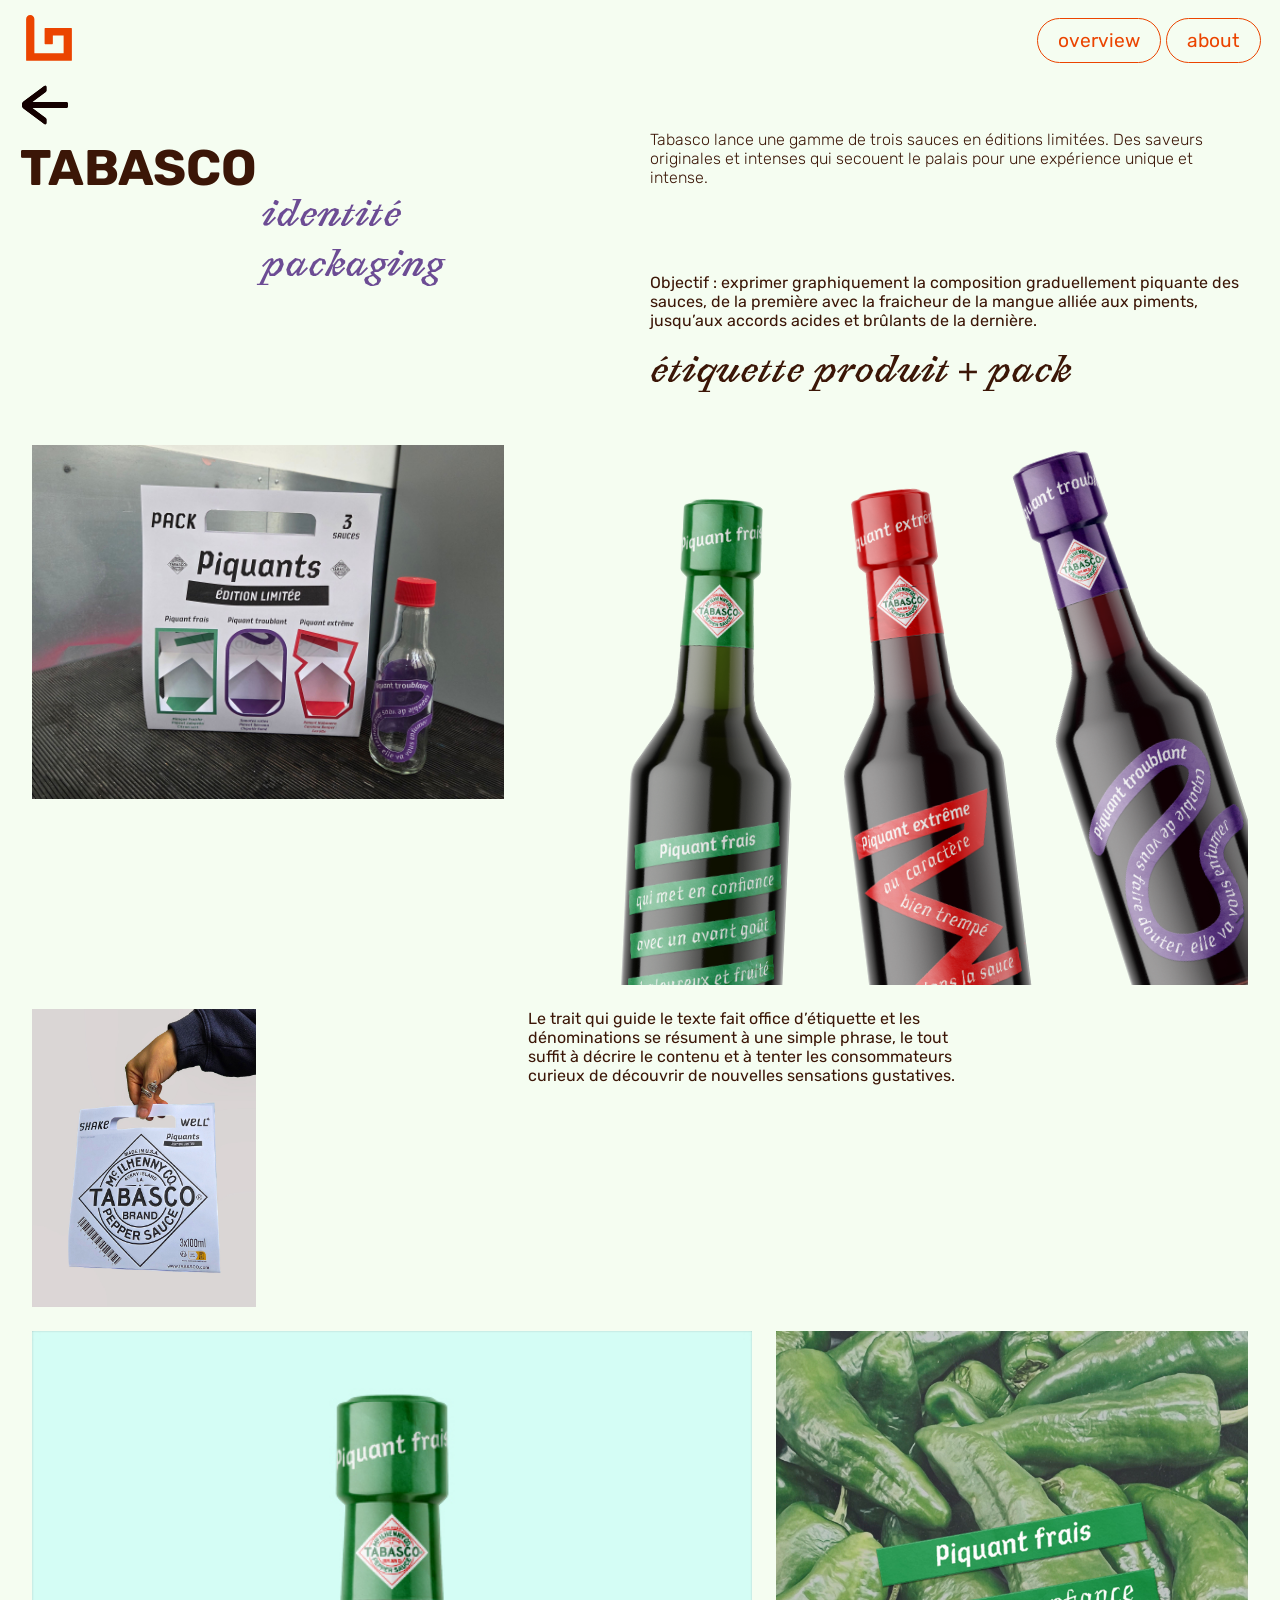
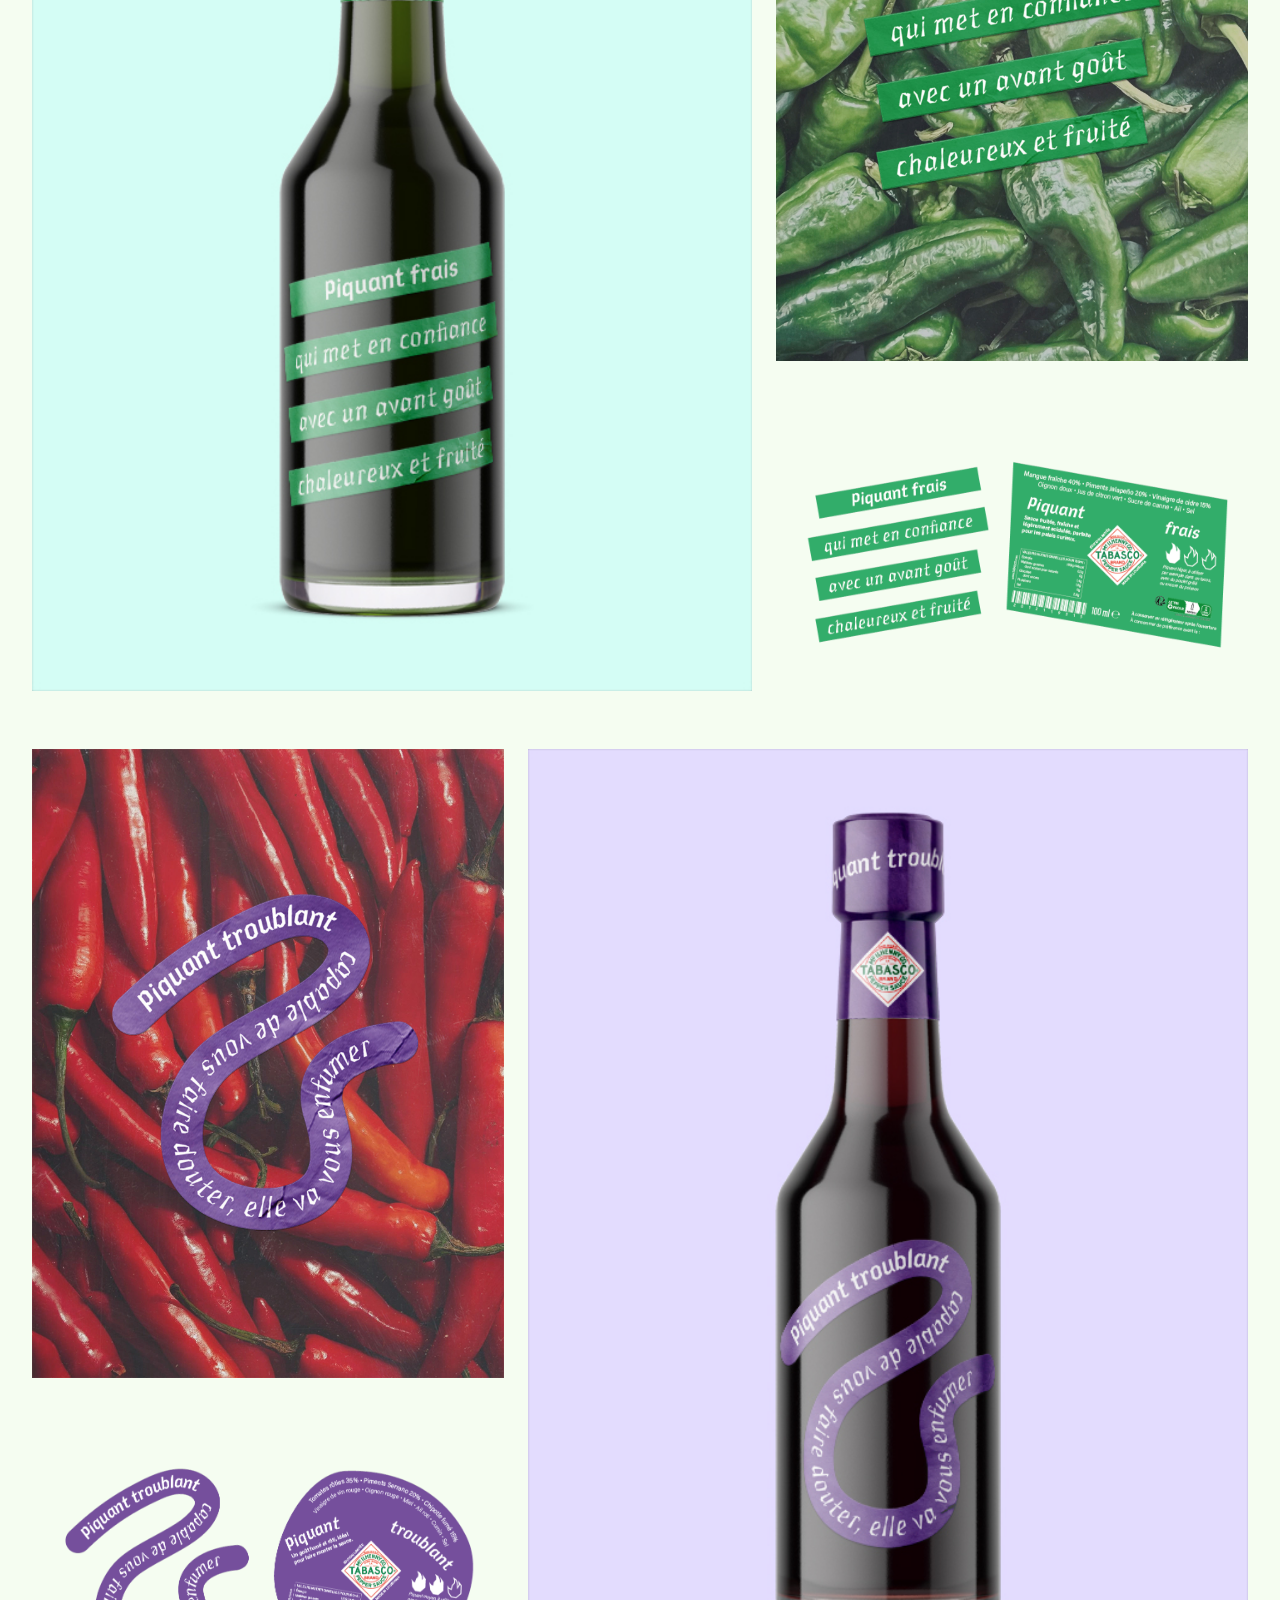
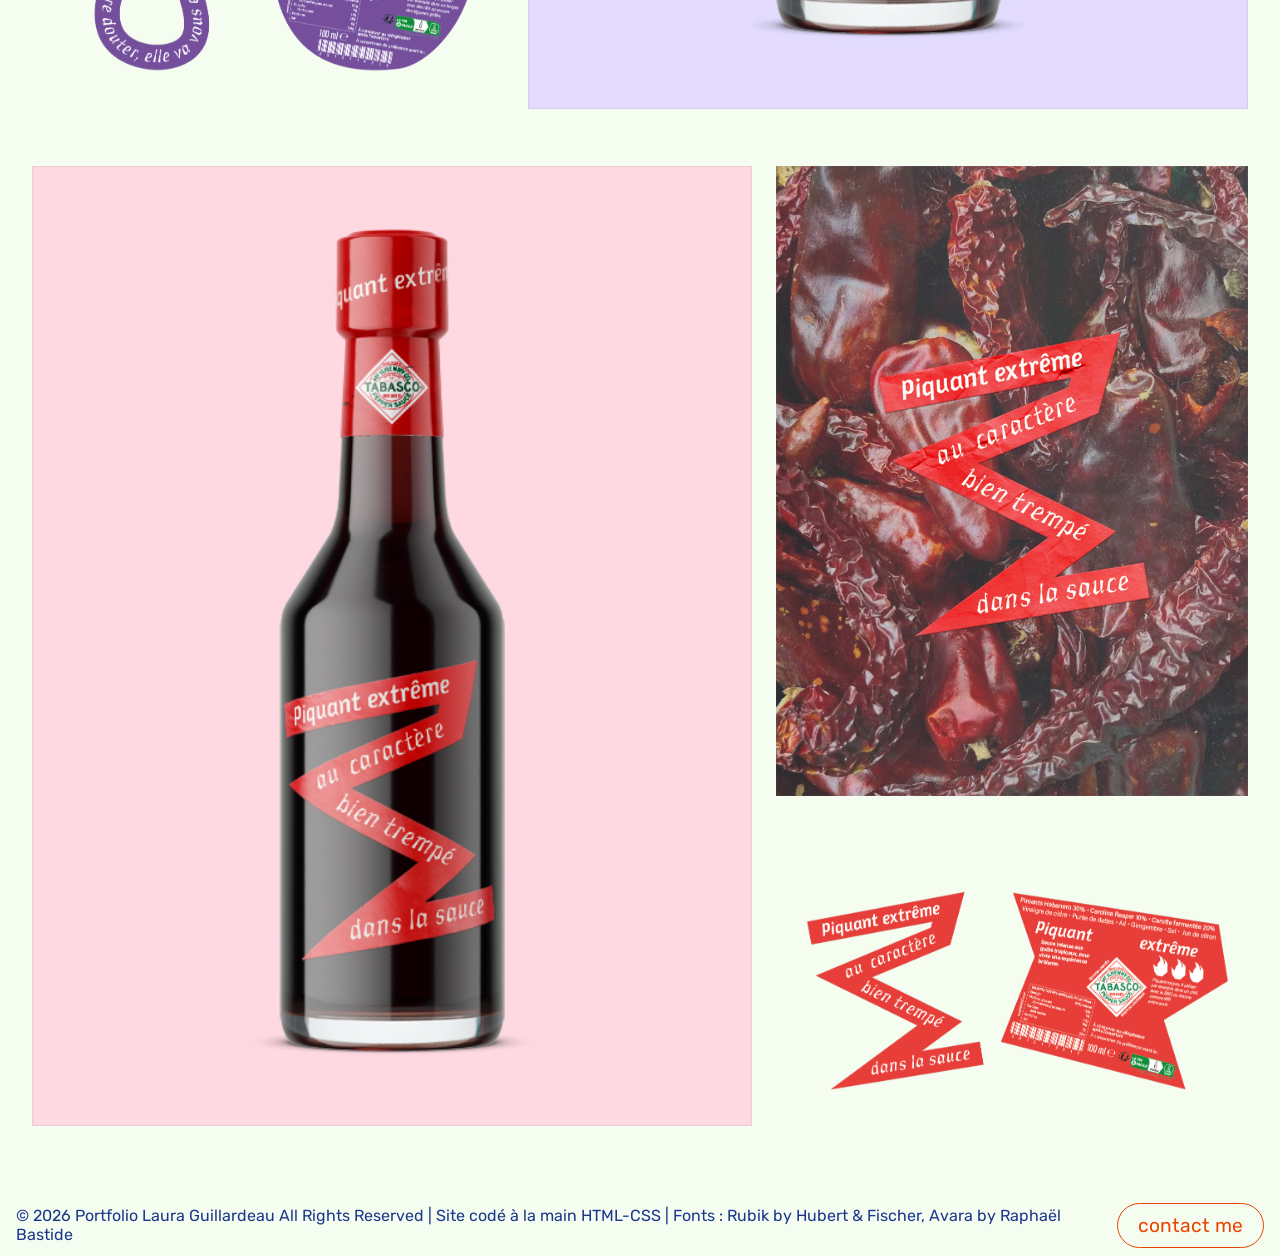
<file: tabasco.html>
<!DOCTYPE html>
<html lang="fr">
<head>
    <meta charset="UTF-8">
    <meta name="viewport" content="width=device-width, initial-scale=1.0">
    <title>Laura Guillardeau | Tabasco</title>
    <link rel="shortcut icon" href="img/logotype/lasna_logorange.svg">
    <link rel="stylesheet" href="styles.css">
</head>
<body>
    <header class="header">
            <h1> 
            <a href="index.html">
            <img class="logo-rotate" src="img/logotype/lasna_logorange.svg" alt="Laura Guillardeau « Lasna »">
            </a>
        </h1>
        <div>
            <a class="button" href="overview.html">overview</a>
            <a class="button" href="about.html">about</a>
        </div>
    </header> 
    <main>
    <div class="grid-text">
        <div class="title-bloc">
            <div class="main-title">
                <img class="sticky" onclick="history.back()" src="img/arrow_back.svg" alt="arrow back" width="50" height="50" >
                <img src="img/arrow_back.svg" onclick="history.back()" alt="arrow back" width="50" height="50" >
                <h2>Tabasco</h2>
            </div>
            <div class="subtitle tabasco">
                <h3>identité</h3>
                <h3>Packaging</h3>
            </div>
        </div>
        <div class="text-bloc1">
            <p><span>Tabasco lance une gamme de trois sauces en éditions limitées. Des saveurs originales et intenses qui secouent le palais pour une expérience unique et intense.</span></p>
            <h5><span>Tabasco is launching a limited-edition range of three sauces. Original and intense flavors to excite the taste buds for a unique and intense experience.</span></h5>
        </div>
        <div class="text-bloc2">
            <p>Objectif : exprimer graphiquement la composition graduellement piquante des sauces, de la première avec la fraicheur de la mangue alliée aux piments, jusqu’aux accords acides et brûlants de la dernière.</p>
            <h5>The aim was to express graphically the gradually spicy composition of sauces, from the first with the freshness of the mango combined with peppers, to the acid and fiery accords of the last.</h5>
            <br>
            <h3>étiquette produit + pack</h3>
        </div>
    </div>
    <div class="grid-projets">
        <div class="mid">
            <img src="img/tabasco/tabasco_bundle.jpg" alt="random" width="2000" height="1500" >
        </div>
        <div class="big">
            <img src="img/tabasco/tabasco_mockup_triple.svg" alt="random" width="2000" height="1500" >
        </div>
        <div class="text-bloc3">
            <p>Le trait qui guide le texte fait office d’étiquette et les dénominations se résument à une simple phrase, le tout suffit à décrire le contenu et à tenter les consommateurs curieux de découvrir de nouvelles sensations gustatives.</p>
            <h5>The guiding feature of the text acts as a label and the names can be summed up in a simple sentence; all is enough to describe the content and tempt consumers curious about new taste sensations.</h5>
        </div>
        <div class="random">
            <img src="img/tabasco/tabasco_bundle_back2.jpg" alt="random" width="1500" height="2000" >
        </div>
        <div class="big">
            <img src="img/tabasco/tabasco_mockup_frais.jpg" alt="random" width="1500" height="2000" >
        </div>
        <div class="mid">
            <img src="img/tabasco/tabasco_etiq1.jpg" alt="random" width="1500" height="2000" >
            <br>
            <img src="img/tabasco/tabasco_etiq1_vecto.png" alt="random" width="1134" height="820" >
        </div>
        <div class="mid">
            <img src="img/tabasco/tabasco_etiq2.jpg" alt="random" width="1500" height="2000" >
            <br>
            <img src="img/tabasco/tabasco_etiq2_vecto.png" alt="random" width="1135" height="820" >
        </div>
        <div class="big">
            <img src="img/tabasco/tabasco_mockup_trouble.jpg" alt="random" width="1500" height="2000" >
        </div>
        <div class="big">
            <img src="img/tabasco/tabasco_mockup_xtreme.jpg" alt="random" width="1500" height="2000" >
        </div>
        <div class="mid">
            <img src="img/tabasco/tabasco_etiq3.jpg" alt="random" width="1500" height="2000" >
            <br>
            <img src="img/tabasco/tabasco_etiq3_vecto.png" alt="random" width="1135" height="820" >
        </div>
    </div>
    </main>
    <footer class="footer">
        <h5>&copy; 2026 Portfolio Laura Guillardeau All Rights Reserved | Site codé à la main HTML-CSS | Fonts : Rubik by Hubert & Fischer, Avara by Raphaël Bastide</h5>
        <div>
            <a class="button" href="mailto:laura.guillardeau.pro@gmail.com">contact me</a>
        </div>
    </footer>
</body>
</html>
</file>
<file: styles.css>
body {
    font-family: 'rubik', Helvetica, Arial, sans-serif;
}

body {
    background: #f5fdf1;
    color: #3B1607;
    font-size: larger;
    font-style: normal;
    font-optical-sizing: auto;
    max-width: auto;
    max-height: 100px;
    /*margin: 8px;*/
    scrollbar-color: red;
    box-sizing: border-box
}

body span {
    max-height: 100dvh;
    overflow-y: hidden;
    overflow-x: hidden;
}
main {
  padding-top: 60px;
}

/* TEXTES */

@font-face {
    font-family: "rubik";
    src: url("font/Rubik-VariableFont_wght.ttf") format("truetype");
}
@font-face {
    font-family: "avara";
    src: url("font/Avara-BoldItalic.woff2") format("woff2");
    font-style: italic;
}

p {
    font-size: medium;
    text-align: left;
    margin: 0;
}

p span {
    font-weight: lighter;
}

h1 {
    font-size: 20px;
    color: #75e717;
    text-align: justify;
    padding: 5px;
    text-transform: uppercase;
    margin: 0;
}
h1 span {
    font-size: 5vw;
     text-align: justify;
}
.text-bloc5 {
    display: grid;
    text-decoration: none;
    align-items: top;
    padding-right: 20px;
    box-sizing: border-box;
    position: relative;
    margin: 0;
    
}
.text-bloc5 h6 {
    padding-right: 20px;
    box-sizing: border-box;
    position: absolute;
}
.text-bloc5 h6 {
    color: #75e717;
    background: #f5fdf1;
    margin: 0;
    opacity: 0;
    transition: .4s;
    display: grid;
    align-items: center;
    justify-items: center;
}
.text-bloc5:hover h6 {
    opacity: 1;
}
h6 {
    color: #75e717;
    font-size: 5.9vw;
    text-align: justify;
    padding: 5px;
    text-transform: uppercase;
    margin: 0;
}


h2 {
    font-family: 'rubik';
    font-size: 50px;
    font-style: bold;
    padding-top: 1vw;
    text-transform: uppercase;
    margin: 0;
}

h3 {
    font-family: 'avara';
    font-size: xx-large;
    font-weight: 200;
    font-style: italic;
    text-transform: lowercase;
    margin: 0;
}

.gangsters {color: #d1b069;}
.eart {color: #ce2987;}
.ipomee {color: #445d2a;}
.araneae {color: #953735;}
.tabasco {color: #6c4c94;}

h4 {
    font-family: 'rubik';
    font-size: 2vw;
    font-weight: 300;
    font-style: oblique;
    align-content: center;
    text-transform: uppercase;
    margin: 0;
}
h4 span {
    font-family: 'avara';
    font-size: 1vw;
    font-weight: 150;
    font-style: italic;
    text-transform: lowercase;
    margin: 0;
}
@media (max-width: 1302px){
    h4 {
        font-size: 3vw;
    }
    h4 span {
        font-size: 2vw;
    }
}
@media (max-width: 805px){
    h4 {
        font-size: 4vw;
    }
    h4 span {
        font-size: 3vw;
    }
}
@media (max-width: 498px){
    h4 {
        font-size: 5vw;
    }
    h4 span {
        font-size: 4vw;
    }
}

h5 {
    font-family: 'rubik';
    color: #1c388c;
    font-weight: 400;
    font-size: medium;
    font-style: normal;
    align-content: left;
    margin: 0;
}
h5 span {
    font-family: 'rubik';
    color: #1c388c;
    font-weight: 100;
    font-size: medium;
    font-style: oblique;
    align-content: left;
    margin: 0;
}

@media (min-width: 498px){

}

/* IMAGES ET GRILLE*/
img {
    max-width: 100%;
    height: auto;
    display: block;
}

/*.rounded{
    border-radius: 1vw;
}*/
/*
.grid-index {
    display: grid;
    grid-template-columns: repeat(5, 1fr);
    gap: 8px;
    padding-top: 1vh;
}*/

.grid-projets {
    display: grid;
    grid-template-columns: repeat(5, 1fr);
    gap: 24px;
    padding: 24px;
}
.big {
    grid-column: span 3;
}
.mid {
    grid-column: span 2;
}
.small {
    grid-column: span 1;
}

.grid-overview {
    display: grid;
    grid-template-columns: repeat(5, 1fr);
    gap: 8px;
    padding-top: 1vw;
}

.item-grid {
    display: grid;
    text-decoration: none;
}

.item-grid img,
.item-grid h4 {
    grid-column: 1/3;
    grid-row: 1;
}

.item-grid h4 {
    color: #020202;
    background: #f5fdf1;
    margin: 0;
    opacity: 0;
    transition: .4s;
    display: grid;
    align-items: center;
    justify-items: center;
}

.item-grid:hover h4 {
    opacity: 1;
}

@media (max-width: 1302px){
    .grid-overview {
        grid-template-columns: repeat(4, 1fr);
        padding-top: 1vw;
    }
}
@media (max-width: 805px){
    .grid-overview {
        grid-template-columns: repeat(3, 1fr);
        padding-top: 1vw;
    }
    .grid-projets {
        grid-template-columns: 100%;
        gap: 0;
        padding: 12px;
    }
    .big {
        padding-block: 10px;
    }
    .mid {
        padding-block: 10px;
    }
    .small {
        padding-block: 10px;
    }
    .random {
        padding-block: 10px;
    }
}
@media (max-width: 498px){
    .grid-overview {
        grid-template-columns: repeat(2, 1fr);
        padding-top: 1vw;
    }
}

/* TEXTES ET GRILLES */
.grid-text {
    display: grid;
    height: 20vh;
    grid-template: 30px 1fr 1fr / repeat(5, 1fr);
    gap: 15px;
    padding: 12px;
    padding-bottom: 2vw;
    box-sizing: content-box;
}

/* bloc titre */
.title-bloc {
    display: grid;
    grid-area: 0/0/3/3;
    font-size: 100px;
    line-height: 50px;
}

.main-title {
    grid-column: span 2;
    grid-row: 2
}
.sticky {
    position: fixed;
    z-index: 100;
    top: 80px;
    left: 20px;
}

.subtitle {
    grid-column: 2;
    grid-row: 3;
}
.subtitle:hover {
    transform: rotate(-10deg);
}

/* blocs paragraphes */
/* blocs top */
.text-bloc1 {
    display: grid;
    text-decoration: none;
    grid-area: 2/3/4/4;
    align-items: top;
    padding-right: 20px;
    box-sizing: border-box;
    position: relative;
    margin: 0;
}
.text-bloc2 {
    display: grid;
    grid-area: 2/4/4/6;
    align-items: top;
    padding-right: 20px;
    box-sizing: border-box;
}

/* traduction anglaise */
.text-bloc1 h5 {
    grid-column: 1/3;
    grid-row: 1;
    padding-right: 20px;
    box-sizing: border-box;
    position: absolute;
}
.text-bloc1 h5 {
    color: #1c388c;
    background: #f5fdf1;
    margin: 0;
    opacity: 0;
    transition: .4s;
    display: grid;
    align-items: center;
    justify-items: center;
}
.text-bloc1:hover h5 {
    opacity: 1;
}

.text-bloc2 h5 {
    grid-column: 1/3;
    grid-row: 1;
    padding-right: 20px;
    box-sizing: border-box;
    position: absolute;
}
.text-bloc2 h5 {
    color: #1c388c;
    background: #f5fdf1;
    margin: 0;
    opacity: 0;
    transition: .4s;
    display: grid;
    align-items: center;
    justify-items: center;
}
.text-bloc2:hover h5 {
    opacity: 1;
}

/* blocs interieurs */
.text-bloc3 {
    display: grid;
    grid-area: 2/3/3/5;
    align-items: top;
    padding-right: 20px;
    box-sizing: border-box;
}
.text-bloc4 {
    display: grid;
    grid-area: 4/1/5/3;
    align-items: top;
    padding-right: 20px;
    box-sizing: border-box;
}

/* traduction anglaise */
.text-bloc3 h5 {
    display: grid;
    grid-column: span 2;
    align-items: top;
    padding-right: 20px;
    box-sizing: border-box;
    position: absolute;
    max-width: 40vw;
}
.text-bloc3 h5 {
    color: #1c388c;
    background: #f5fdf1;
    margin: 0;
    opacity: 0;
    transition: .4s;
    display: grid;
}
.text-bloc3:hover h5 {
    opacity: 1;
}

.text-bloc4 h5 {
    display: grid;
    grid-area: 4/1/5/3;
    padding-right: 20px;
    box-sizing: border-box;
    position: absolute;
    max-width: 60vw;
}
.text-bloc4 h5 {
    color: #1c388c;
    background: #f5fdf1;
    margin: 0;
    opacity: 0;
    transition: .4s;
    display: grid;
    align-items: center;
    justify-items: center;
}

.text-bloc4:hover h5 {
    opacity: 1;
}

@media (max-width: 1302px){
    .grid-text {
        height: 35vh;
        grid-template: 30px 1fr 1fr / repeat(2, 1fr);
        gap: 20px;
    }
    .title-bloc {
        grid-area: 0/0/3/2;
    }
    .text-bloc1 {
        grid-area: 2/2/3/3;
    }
    .text-bloc2 {
        grid-area: 3/2/4/3;
    }
    
}
@media (max-width: 805px){
    .grid-text {
        height: 40vh;
        grid-template: 30px 1fr 1fr 1fr 1fr/ 1fr;
        gap: 20px;
    }
    .title-bloc {
        grid-area: 0/0/3/1;
    }
    .text-bloc1 {
        grid-row: 4/5;
        grid-column: 1/2;
    }
    .text-bloc2 {
        grid-row: 5/6;
        grid-column: 1/2;
    }
    .text-bloc3 {
        padding-top: 20px;
        padding-bottom: 20px;
        grid-column: 1;
    }
    .text-bloc4 {
        padding-top: 20px;
        padding-bottom: 20px;
        grid-column: 1;
    }
}
@media (max-width: 498px){
    .grid-text {
        height: 50vh;
    }
}

/*about page*/
.grid-text-about {
    display: grid;
    height: 17vh;
    grid-template-columns: repeat(10, 1fr);
    gap: 15px;
    padding: 12px;
    padding-top: 18px;
    box-sizing: content-box;
}
.text-bloc-about {
    display: grid;
    text-decoration: none;
    grid-column: span 2;
    align-items: top;
    padding-right: 20px;
    box-sizing: border-box;
    position: relative;
    margin: 0;
}
.text-bloc-about1 {
    display: grid;
    text-decoration: none;
    grid-column: span 3;
    align-items: top;
    padding-right: 20px;
    box-sizing: border-box;
    position: relative;
    margin: 0;
}
.text-bloc-about2 {
    display: grid;
    text-decoration: none;
    grid-column: span 1;
    align-items: top center;
    box-sizing: border-box;
    position: relative;
    margin: 0;
}

/* traduction anglaise */
.text-bloc-about h5 {
    padding-right: 20px;
    box-sizing: border-box;
    position: absolute;
}
.text-bloc-about h5 {
    color: #1c388c;
    background: #f5fdf1;
    margin: 0;
    opacity: 0;
    transition: .4s;
    display: grid;
    align-items: center;
    justify-items: center;
}

.text-bloc-about:hover h5 {
    opacity: 1;
}

@media (max-width: 1302px){
    .grid-text-about {
        height: 60vh;
        grid-template-columns: repeat(3, 1fr);
    }
    .text-bloc-about {
        grid-column: span 2;
    }
    .link {
        grid-column: 1;
    }
    .text-bloc-about1 {
        grid-column: span 2;
    }
    .text-bloc-about2 {
        grid-column: 3;
    }
}
@media (max-width: 805px){
    .grid-text-about {
        height: 80vh;
    }
}
@media (max-width: 498px){
    .grid-text-about {
        height: 100vh;
        grid-template-columns: 1fr;
    }
    .text-bloc-about {
        grid-column: 1;
    }
    .text-bloc-about1 {
        grid-column: 1;
    }
    .text-bloc-about2 {
        grid-column: 1;
    }
}


/* HEADER ET FOOTER */

header {
    display: grid;
    background-color: #f5fdf1;
    grid-template-columns: 60px auto;
    justify-content: space-between;
    align-items: center;
    position: fixed;
    z-index: 100;
    top: 0;
    left: 0;
    right: 0;
    height: 60px;
    border-bottom: none;
    margin-top: 0;
    padding-inline: 19px;
    padding-top: 8px;
    padding-bottom: 12px;
    
}

.header-overview {
    display: grid;
    background-color: #f5fdf1;
    grid-template-columns: 60px auto;
    justify-content: space-between;
    align-items: center;
    position: fixed;
    z-index: 100;
    top: 0;
    left: 0;
    right: 0;
    height: 60px;
    border-bottom: none;
    margin-top: 0;
    padding-inline: 19px;
    padding-top: 8px;
    padding-bottom: 12px;
}
.logo-rotate {
    transition: transform 1s ease;
    display: inline-block;
    /* important pour éviter les bugs */
}

footer {
    display: grid;
    background-color: #f5fdf1;
    grid-template-columns: auto auto;
    justify-content: space-between;
    align-items: center;
    position: absolute bottom;
    top: 20%;
    bottom: 0%;
    padding: 8px;
    padding-top: 1.5vw;
}

.logo-rotate:hover {
    transform: rotate(90deg);
}

/* BUTTONS */
.button {
    display: inline-block;
    padding: 10px 20px;
    grid-column: 3;
    background-color: none;
    color: #EB4400;
    text-decoration: none;
    border: solid 1px #EB4400;
    border-radius: 30px;
    transition: 0.3s background-color;
    
}
.button-overview {
    display: inline-block;
    padding: 10px 20px;
    background-color: none;
    color: #1C388C;
    text-decoration: none;
    border: solid 1px #1C388C;
    border-radius: 30px;
    transition: 0.3s background-color;
}
.button-link{
    display: inline-block;
    padding: 10px 20px;
    background-color: #75e717;
    color: #f5fdf1;
    text-decoration: none;
    align-content: center;
    border: none;
    font-size: 50%;
    margin-bottom: 15px;
    border-radius: 30px;
    transition: 0.3s background-color;
}

.button:hover {
    background-color: #EB4400;
    color: #f5fdf1;
    font-style: italic;
}
.button-overview:hover {
    background-color: #1C388C;
    color: #f5fdf1;
    font-style: italic;
}
.button-link:hover {
    background-color: #f5fdf1;
    color: #75e717;
    border: solid 1px #75e717;
}
.about {
    background-color: #EB4400;
    color: #f5fdf1;
}
.overview {
    background-color: #1C388C;
    color: #f5fdf1;
}
</file>
